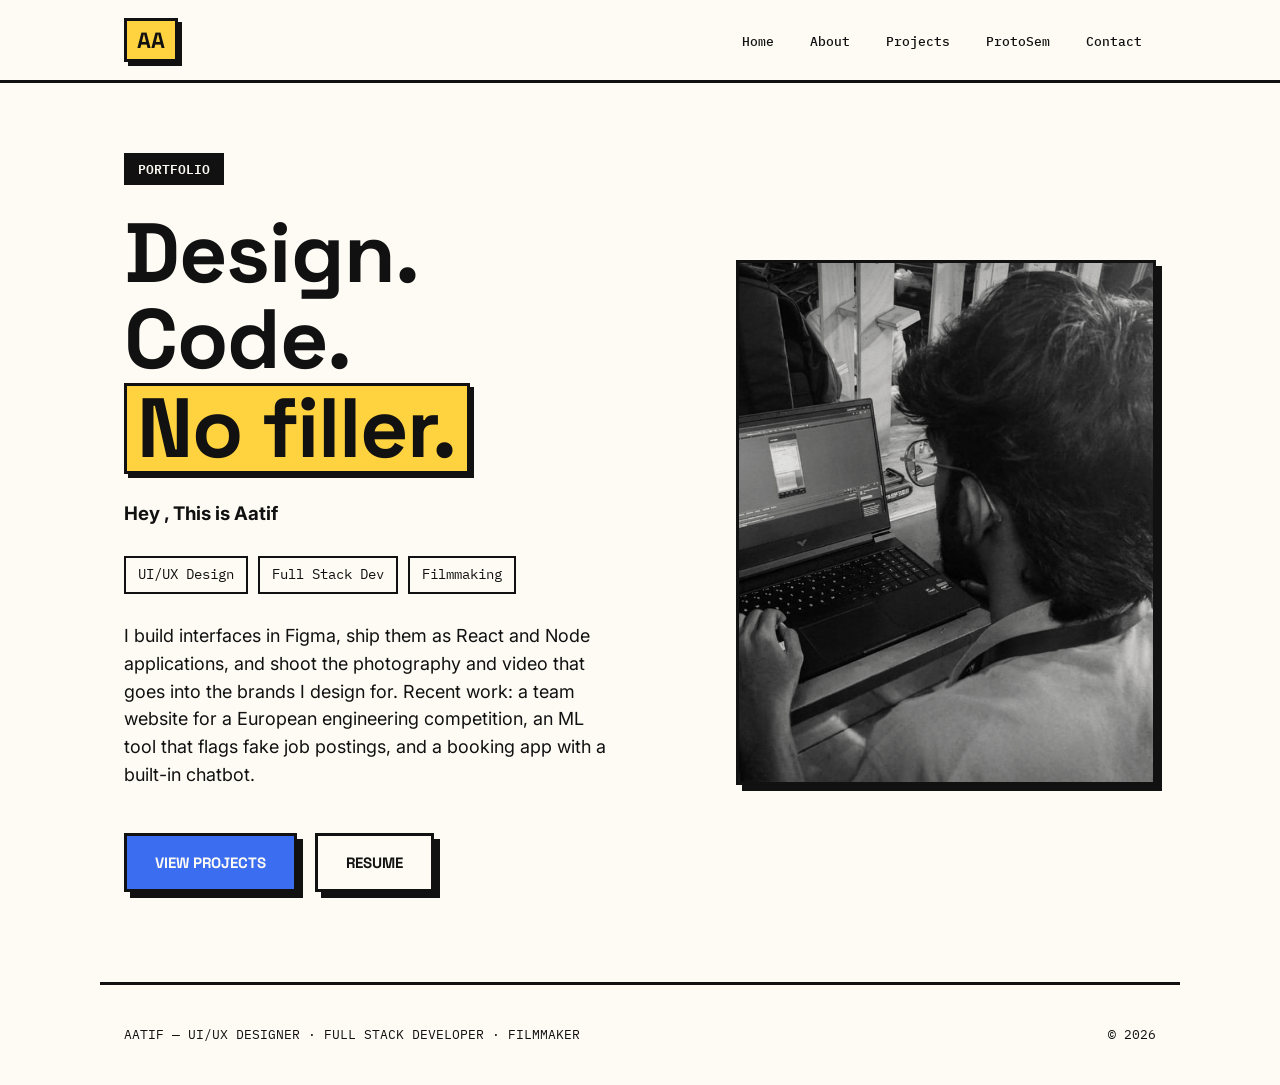
<file: index.html>
<!DOCTYPE html>
<html lang="en">
<head>
<meta charset="UTF-8">
<meta name="viewport" content="width=device-width, initial-scale=1.0">
<title>Aatif — Design, Development, Film</title>
<meta name="description" content="Portfolio of Aatif — UI/UX designer, full stack developer, and filmmaker.">

<link rel="preconnect" href="https://fonts.googleapis.com">
<link rel="preconnect" href="https://fonts.gstatic.com" crossorigin>
<link href="https://fonts.googleapis.com/css2?family=Space+Grotesk:wght@500;700&family=IBM+Plex+Mono:wght@500;600&family=Inter:wght@400;500;600&display=swap" rel="stylesheet">

</head>
<body>
<link rel="stylesheet" href="style.css">
<nav>
  <div class="nav-inner">
    <div class="logo">AA</div>
    <button class="nav-toggle" id="navToggle" aria-label="Open menu" aria-expanded="false" aria-controls="navLinks">
      <span></span><span></span><span></span>
    </button>
    <ul id="navLinks">
      <li><a href="index.html">Home</a></li>
      <li><a href="about.html">About</a></li>
      <li><a href="experience.html">Projects</a></li>
      <li><a href="protosem.html">ProtoSem</a></li>
      <li><a href="contact.html">Contact</a></li>
    </ul>
  </div>
</nav>
<!-- ============ HERO ============ -->
<header class="hero" id="home">
  <div class="hero-content">
    <div class="eyebrow">PORTFOLIO</div>
    <h1>Design. Code.<br><mark>No filler.</mark></h1><br>

    <h3>Hey , This is Aatif </h3>
    <div class="roles">
      <span>UI/UX Design</span><span>Full Stack Dev</span><span>Filmmaking</span>
    </div>
    <p class="lede">
      I build interfaces in Figma, ship them as React and Node applications, and shoot
      the photography and video that goes into the brands I design for. Recent work: a
      team website for a European engineering competition, an ML tool that flags fake
      job postings, and a booking app with a built-in chatbot.
    </p>
    <div class="buttons">
      <a href="projects.html" class="btn">VIEW PROJECTS</a>
      <a href="Aatif-Resume.pdf" class="btn secondary" id="resumeBtn">RESUME</a>
    </div>
  </div>
  <div class="hero-image">
    <img src="spidy.png" alt="Aatif - Designer and Developer">
  </div>
</header>



<footer>
  <div>AATIF — UI/UX DESIGNER · FULL STACK DEVELOPER · FILMMAKER</div>
  <div>© 2026</div>
  
</footer>

<script src="script.js"></script> 
</body>
</html>
</file>
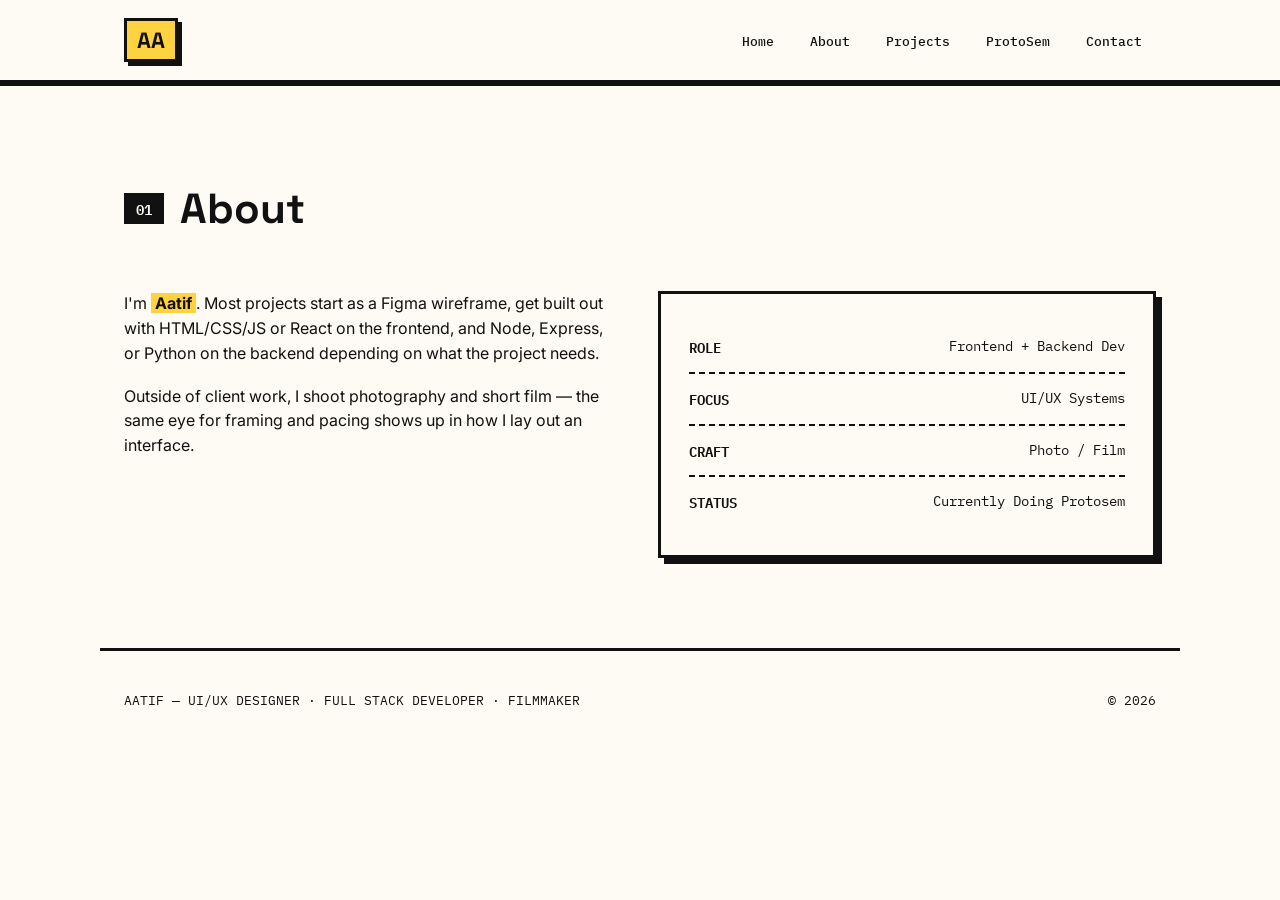
<file: about.html>
<!DOCTYPE html>
<html>
<head>
<meta charset="UTF-8">
<meta name="viewport" content="width=device-width, initial-scale=1.0">
<title>Aatif — Design, Development, Film</title>
<meta name="description" content="Portfolio of Aatif — UI/UX designer, full stack developer, and filmmaker.">
<link rel="preconnect" href="https://fonts.googleapis.com">
<link rel="preconnect" href="https://fonts.gstatic.com" crossorigin>
<link href="https://fonts.googleapis.com/css2?family=Space+Grotesk:wght@500;700&family=IBM+Plex+Mono:wght@500;600&family=Inter:wght@400;500;600&display=swap" rel="stylesheet">

</head>
<link rel="stylesheet" href="style.css">
<nav>
  <div class="nav-inner">
    <div class="logo">AA</div>
    <button class="nav-toggle" id="navToggle" aria-label="Open menu" aria-expanded="false" aria-controls="navLinks">
      <span></span><span></span><span></span>
    </button>
    <ul id="navLinks">
      <li><a href="index.html">Home</a></li>
      <li><a href="about.html">About</a></li>
      <li><a href="projects.html">Projects</a></li>
      <li><a href="protosem.html">ProtoSem</a></li>
      <li><a href="contact.html">Contact</a></li>
    </ul>
  </div>
</nav>

  <body><section id="about">
  <div class="wrap">
    <div class="section-head">
      <span class="num">01</span>
      <h2>About</h2>
    </div>

    <div class="about-grid">
      <div class="about">
        <p>I'm <strong>Aatif</strong>. Most projects start as a Figma wireframe, get built
          out with HTML/CSS/JS or React on the frontend, and Node, Express, or Python on
          the backend depending on what the project needs.</p>
        <p>Outside of client work, I shoot photography and short film — the same eye for
          framing and pacing shows up in how I lay out an interface.</p>
      </div>

      <div class="about-panel">
        <div class="about-row"><span>ROLE</span><span>Frontend + Backend Dev</span></div>
        <div class="about-row"><span>FOCUS</span><span>UI/UX Systems</span></div>
        <div class="about-row"><span>CRAFT</span><span>Photo / Film</span></div>
        <div class="about-row"><span>STATUS</span><span>Currently Doing Protosem</span></div>
      </div>
    </div>
  </div>
</section>

<footer>
  <div>AATIF — UI/UX DESIGNER · FULL STACK DEVELOPER · FILMMAKER</div>
  <div>© 2026</div>
</footer>
<script src="script.js"></script>
</body>
</html>
</file>
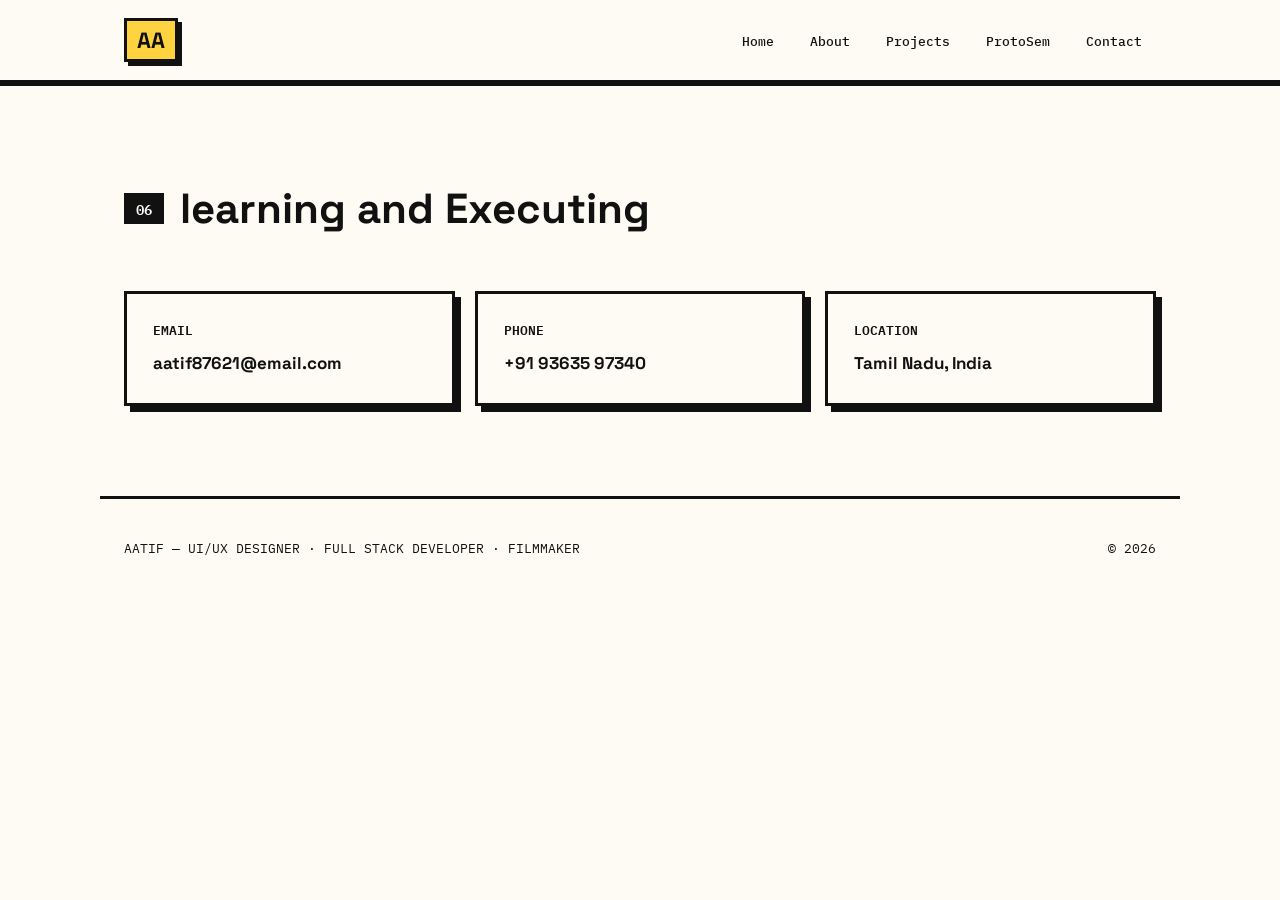
<file: contact.html>
<!DOCTYPE html>
<html>
<head>
<meta charset="UTF-8">
<meta name="viewport" content="width=device-width, initial-scale=1.0">
<title>Aatif — Design, Development, Film</title>
<meta name="description" content="Portfolio of Aatif — UI/UX designer, full stack developer, and filmmaker.">
<link rel="preconnect" href="https://fonts.googleapis.com">
<link rel="preconnect" href="https://fonts.gstatic.com" crossorigin>
<link href="https://fonts.googleapis.com/css2?family=Space+Grotesk:wght@500;700&family=IBM+Plex+Mono:wght@500;600&family=Inter:wght@400;500;600&display=swap" rel="stylesheet">

</head>
<link rel="stylesheet" href="style.css">
<nav>
  <div class="nav-inner">
    <div class="logo">AA</div>
    <button class="nav-toggle" id="navToggle" aria-label="Open menu" aria-expanded="false" aria-controls="navLinks">
      <span></span><span></span><span></span>
    </button>
    <ul id="navLinks">
      <li><a href="index.html">Home</a></li>
      <li><a href="about.html">About</a></li>
      <li><a href="projects.html">Projects</a></li>
      <li><a href="protosem.html">ProtoSem</a></li>
      <li><a href="contact.html">Contact</a></li>
    </ul>
  </div>
</nav>

  <body>

<!-- ============ CONTACT ============ -->
<section id="contact">
  <div class="wrap">
    <div class="section-head">
      <span class="num">06</span>
      <h2>learning and Executing</h2>
    </div>

    <div class="contact-grid">
      <div class="contact-card">
        <h3>EMAIL</h3>
        <a href="mailto:aatif87621@email.com">aatif87621@email.com</a>
      </div>
      <div class="contact-card">
        <h3>PHONE</h3>
        <a href="tel:+919363597340">+91 93635 97340</a>
      </div>
      <div class="contact-card">
        <h3>LOCATION</h3>
        <p>Tamil Nadu, India</p>
      </div>
      </div>
    </div>
  </div>
</section>

<footer>
  <div>AATIF — UI/UX DESIGNER · FULL STACK DEVELOPER · FILMMAKER</div>
  <div>© 2026</div>
</footer>

<script src="script.js"></script>
</body>
</html>
</file>
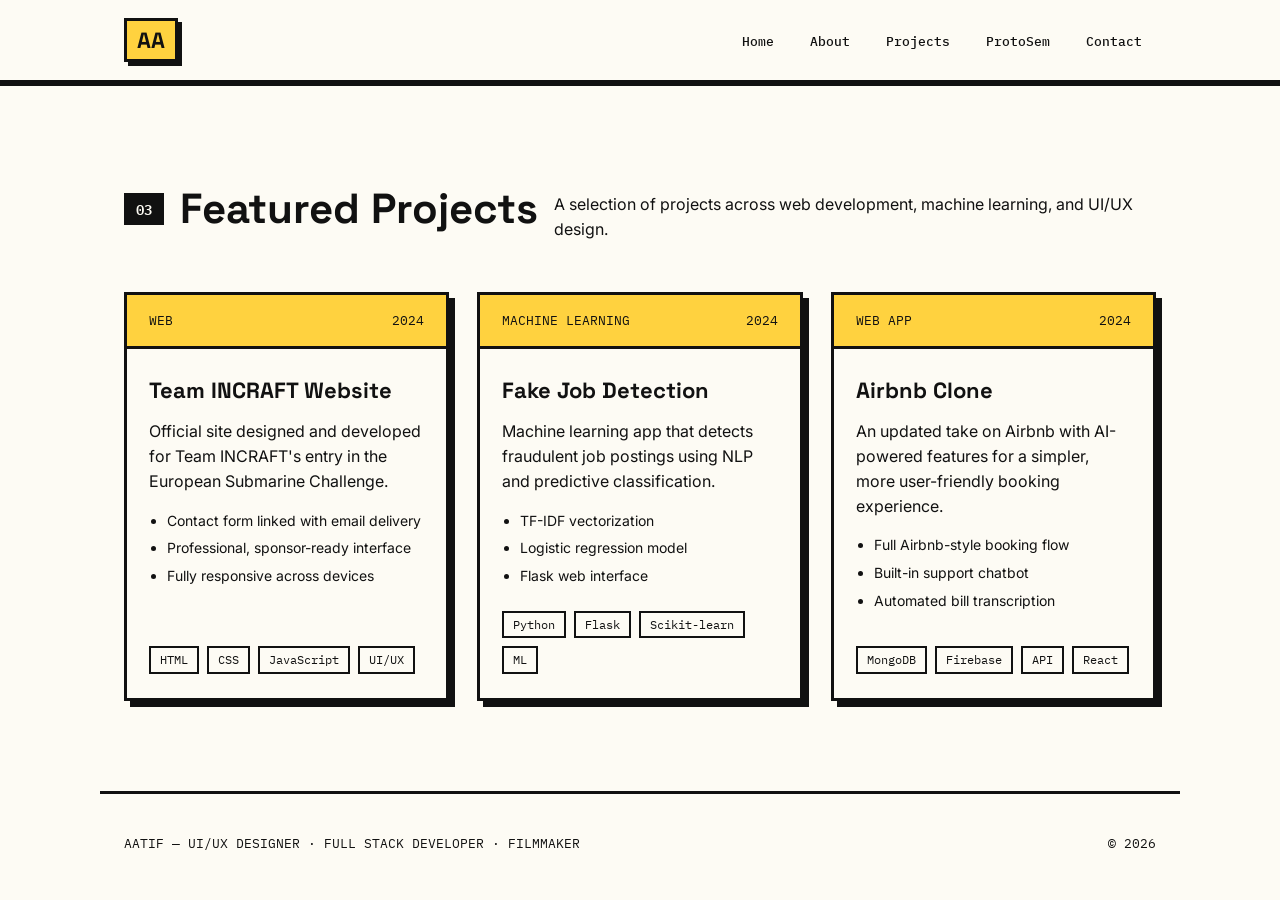
<file: projects.html>
<!DOCTYPE html>
<html>
<head>
<meta charset="UTF-8">
<meta name="viewport" content="width=device-width, initial-scale=1.0">
<title>Aatif — Design, Development, Film</title>
<meta name="description" content="Portfolio of Aatif — UI/UX designer, full stack developer, and filmmaker.">
<link rel="preconnect" href="https://fonts.googleapis.com">
<link rel="preconnect" href="https://fonts.gstatic.com" crossorigin>
<link href="https://fonts.googleapis.com/css2?family=Space+Grotesk:wght@500;700&family=IBM+Plex+Mono:wght@500;600&family=Inter:wght@400;500;600&display=swap" rel="stylesheet">

</head>
<link rel="stylesheet" href="style.css">
<nav>
  <div class="nav-inner">
    <div class="logo">AA</div>
    <button class="nav-toggle" id="navToggle" aria-label="Open menu" aria-expanded="false" aria-controls="navLinks">
      <span></span><span></span><span></span>
    </button>
    <ul id="navLinks">
      <li><a href="index.html">Home</a></li>
      <li><a href="about.html">About</a></li>
      <li><a href="projects.html">Projects</a></li>
      <li><a href="protosem.html">ProtoSem</a></li>
      <li><a href="contact.html">Contact</a></li>
    </ul>
  </div>
</nav>

  <body>
<!-- ============ PROJECTS ============ -->
<section id="projects">
  <div class="wrap">
    <div class="section-head">
      <span class="num">03</span>
      <h2>Featured Projects</h2>
      <p>A selection of projects across web development, machine learning, and UI/UX design.</p>
    </div>

    <div class="project-grid">
      <div class="project-card">
        <div class="project-top"><span>WEB</span><span>2024</span></div>
        <div class="project-content">
          <h3>Team INCRAFT Website</h3>
          <p class="desc">Official site designed and developed for Team INCRAFT's entry in the
            European Submarine Challenge.</p>
          <ul class="feature-list">
            <li>Contact form linked with email delivery</li>
            <li>Professional, sponsor-ready interface</li>
            <li>Fully responsive across devices</li>
          </ul>
          <div class="tag-row"><span>HTML</span><span>CSS</span><span>JavaScript</span><span>UI/UX</span></div>
        </div>
      </div>

      <div class="project-card">
        <div class="project-top"><span>MACHINE LEARNING</span><span>2024</span></div>
        <div class="project-content">
          <h3>Fake Job Detection</h3>
          <p class="desc">Machine learning app that detects fraudulent job postings using
            NLP and predictive classification.</p>
          <ul class="feature-list">
            <li>TF-IDF vectorization</li>
            <li>Logistic regression model</li>
            <li>Flask web interface</li>
          </ul>
          <div class="tag-row"><span>Python</span><span>Flask</span><span>Scikit-learn</span><span>ML</span></div>
        </div>
      </div>

      <div class="project-card">
        <div class="project-top"><span>WEB APP</span><span>2024</span></div>
        <div class="project-content">
          <h3>Airbnb Clone</h3>
          <p class="desc">An updated take on Airbnb with AI-powered features for a simpler,
            more user-friendly booking experience.</p>
          <ul class="feature-list">
            <li>Full Airbnb-style booking flow</li>
            <li>Built-in support chatbot</li>
            <li>Automated bill transcription</li>
          </ul>
          <div class="tag-row"><span>MongoDB</span><span>Firebase</span><span>API</span><span>React</span></div>
        </div>
      </div>
    </div>
  </div>
</section>
<footer>
  <div>AATIF — UI/UX DESIGNER · FULL STACK DEVELOPER · FILMMAKER</div>
  <div>© 2026</div>
</footer>
<script src="script.js"></script>
</body>
</html>
</file>
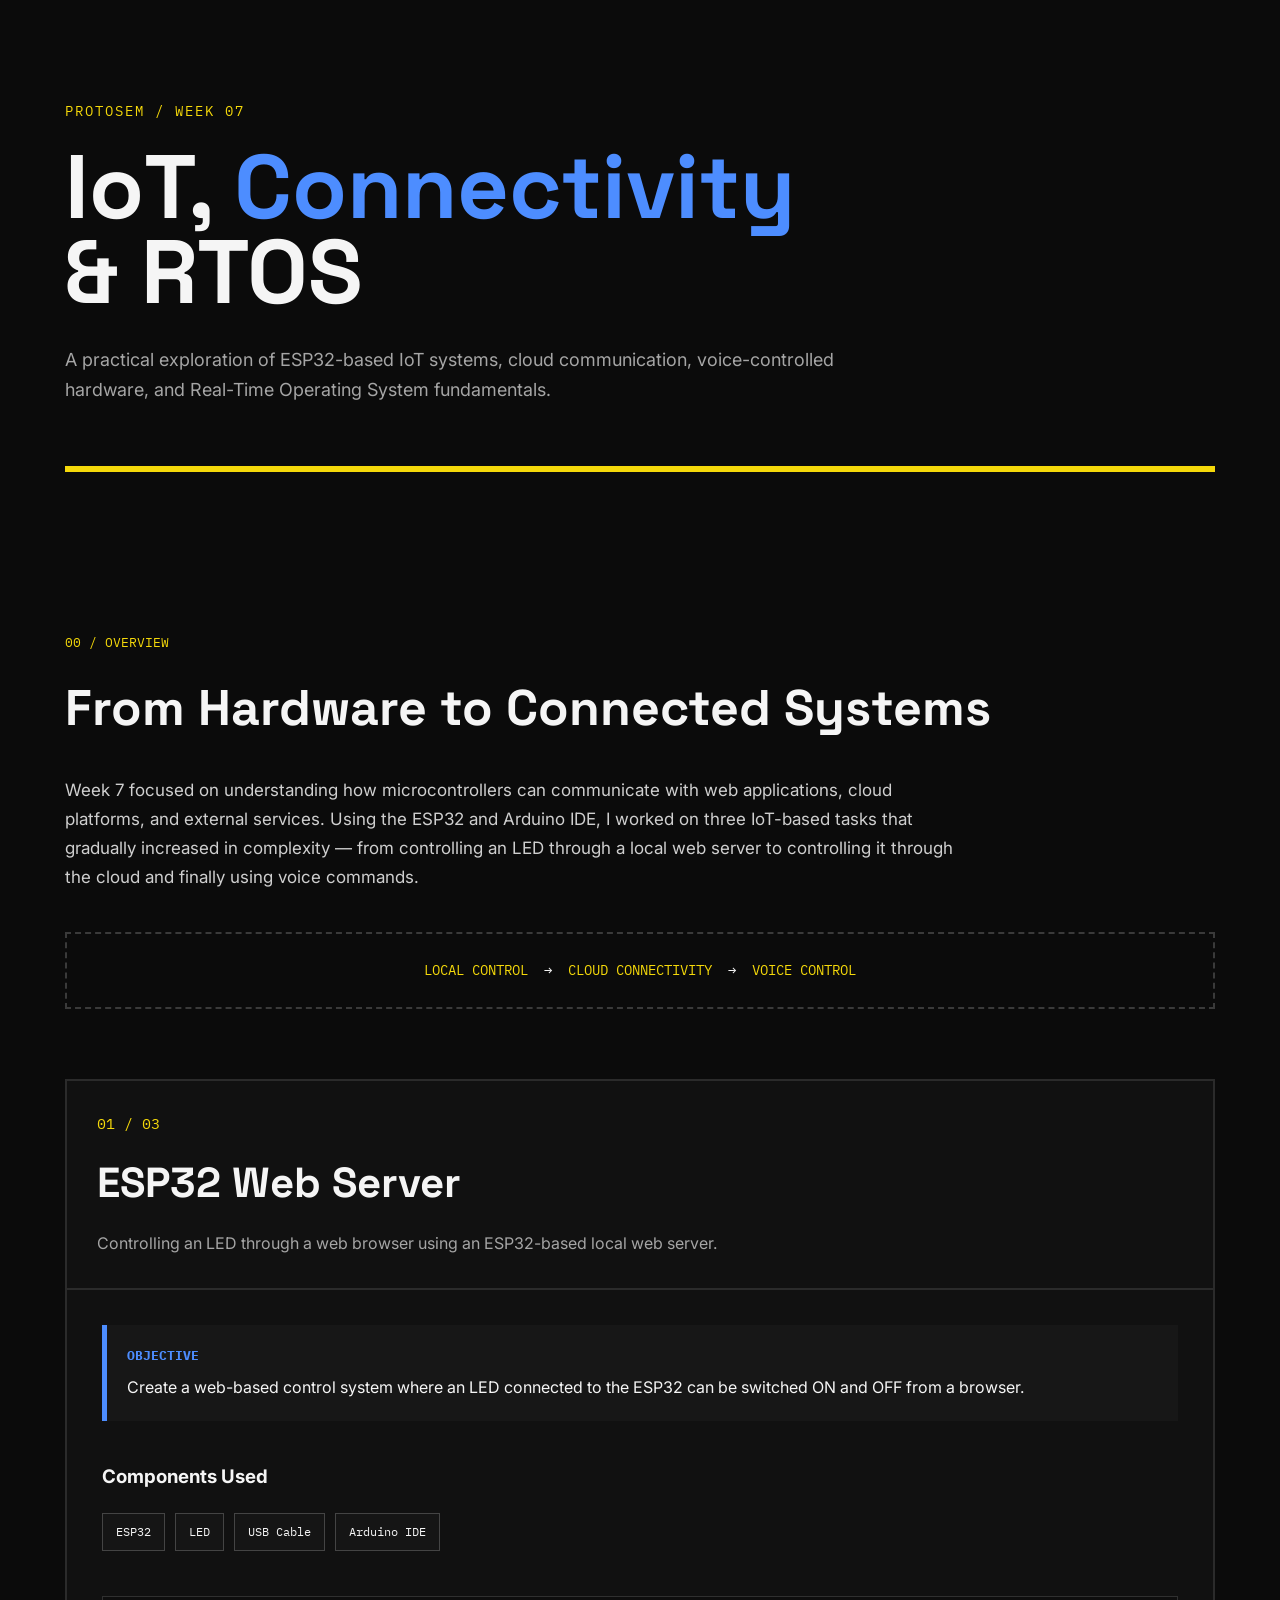
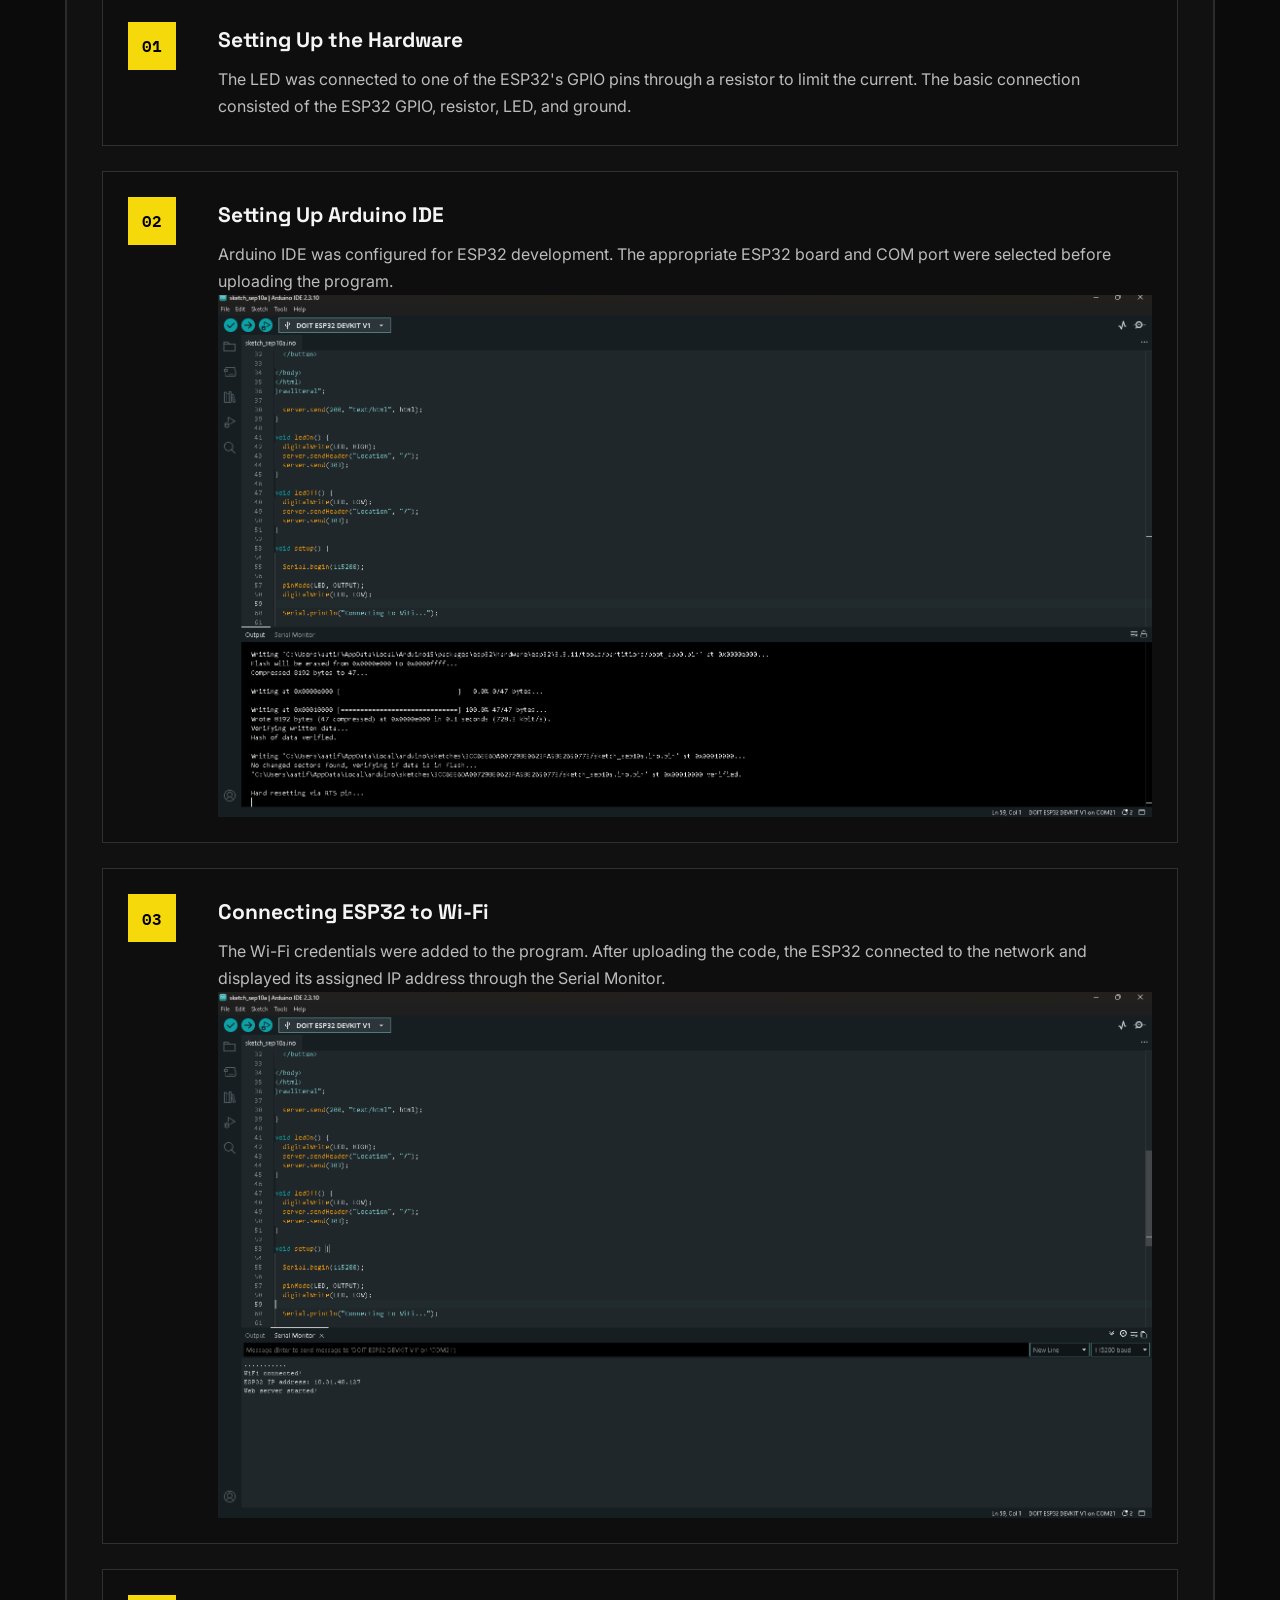
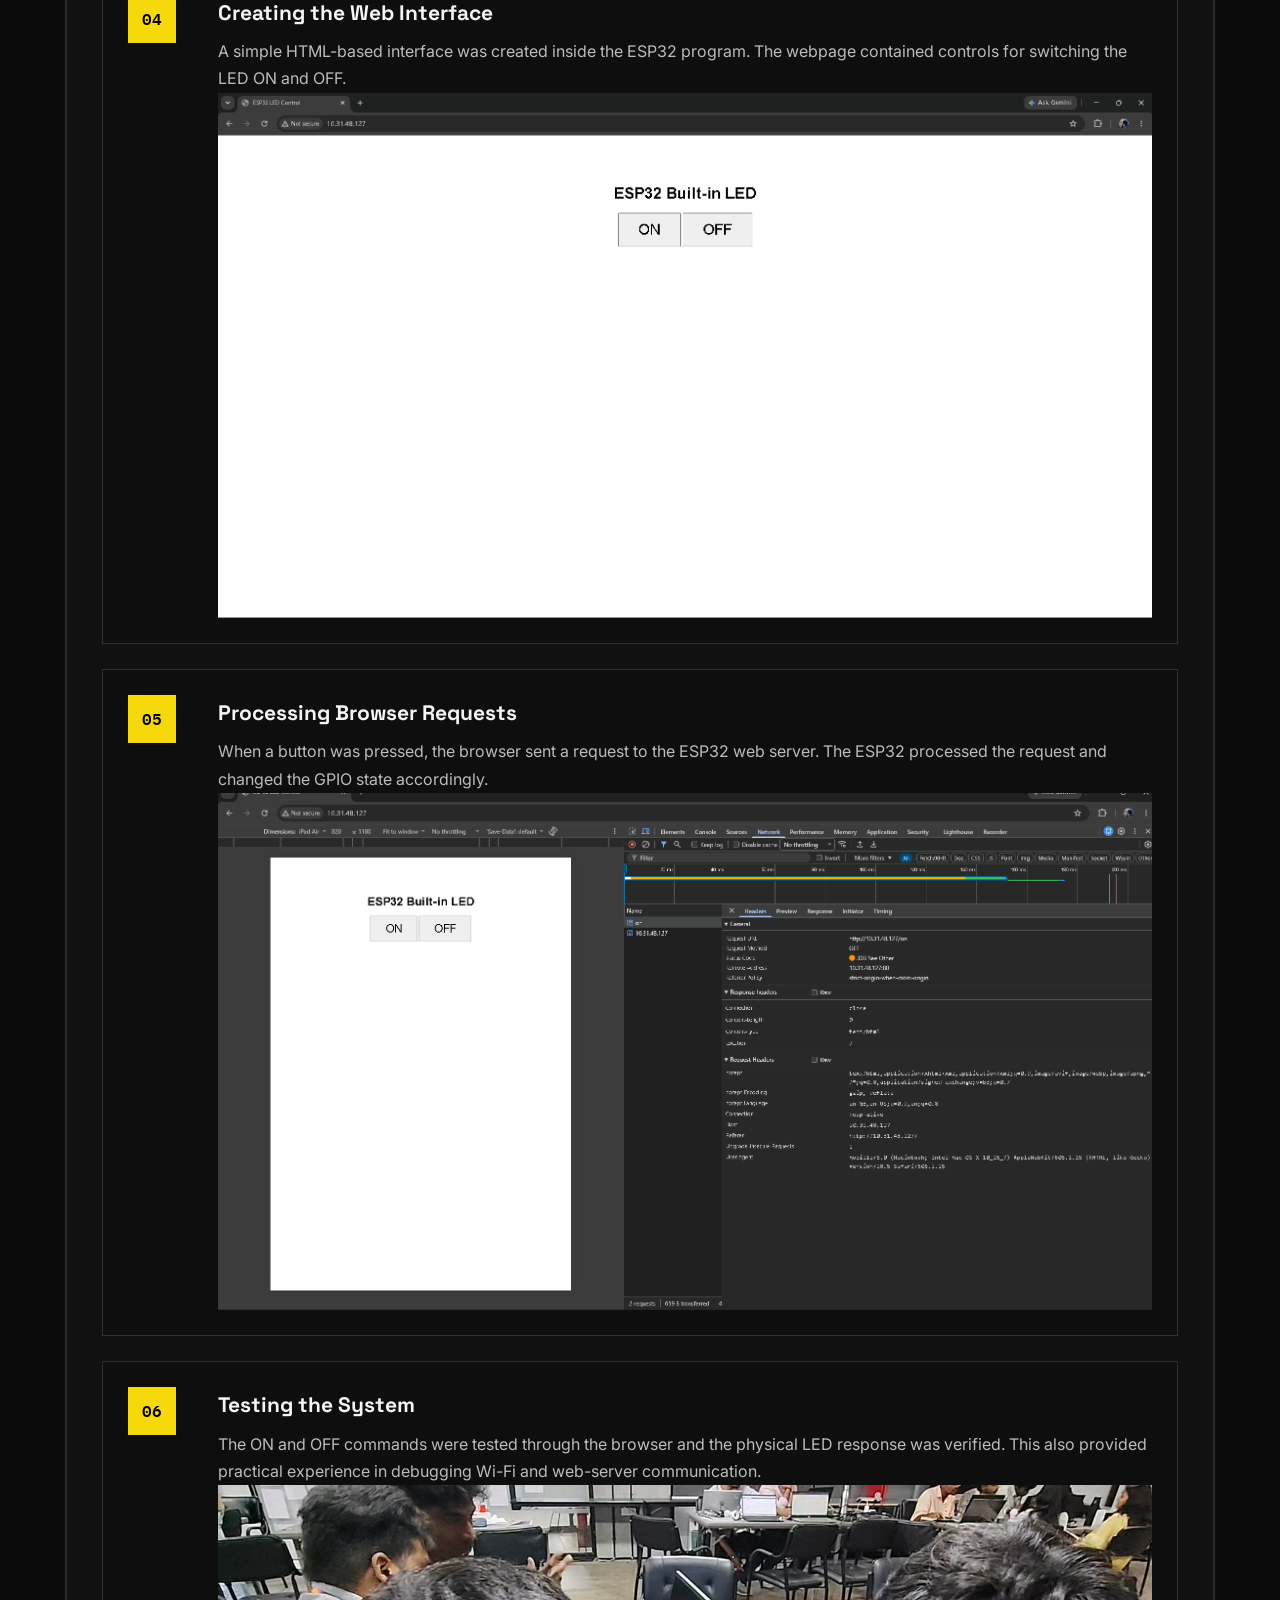
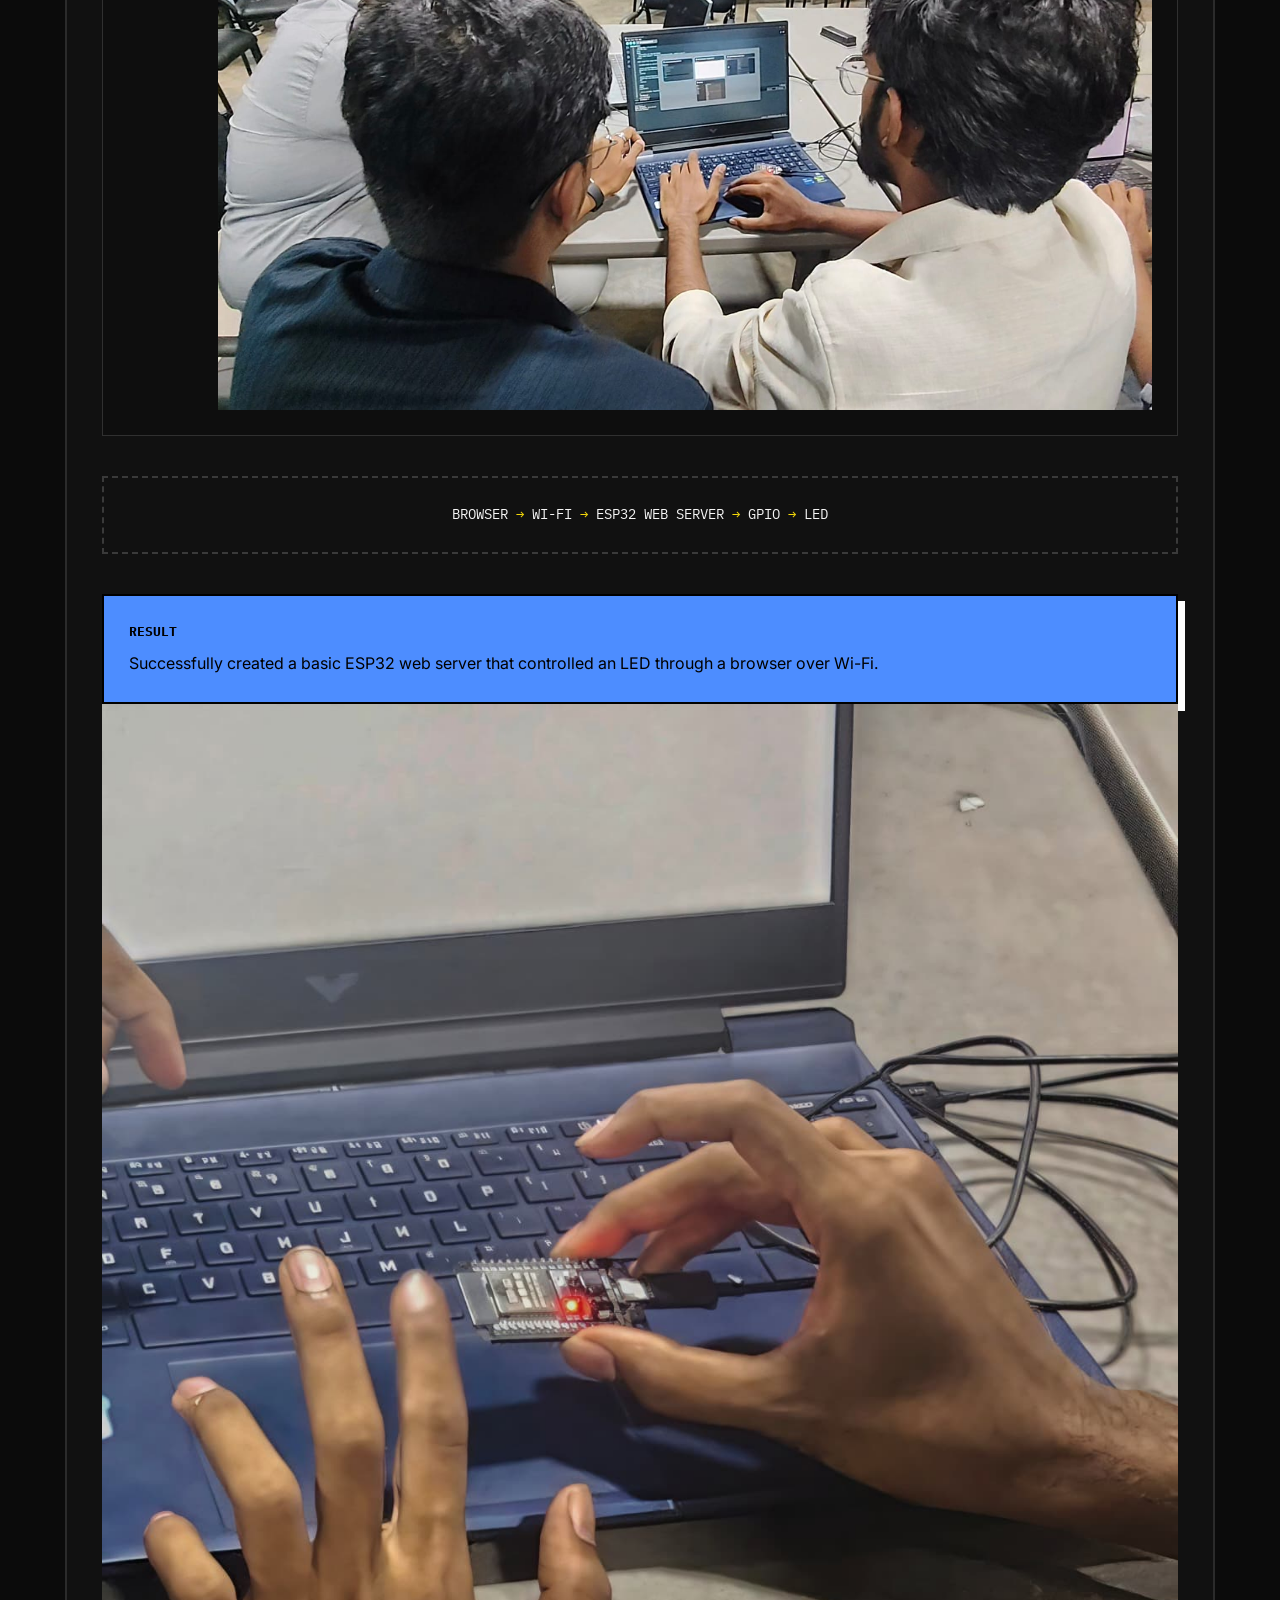
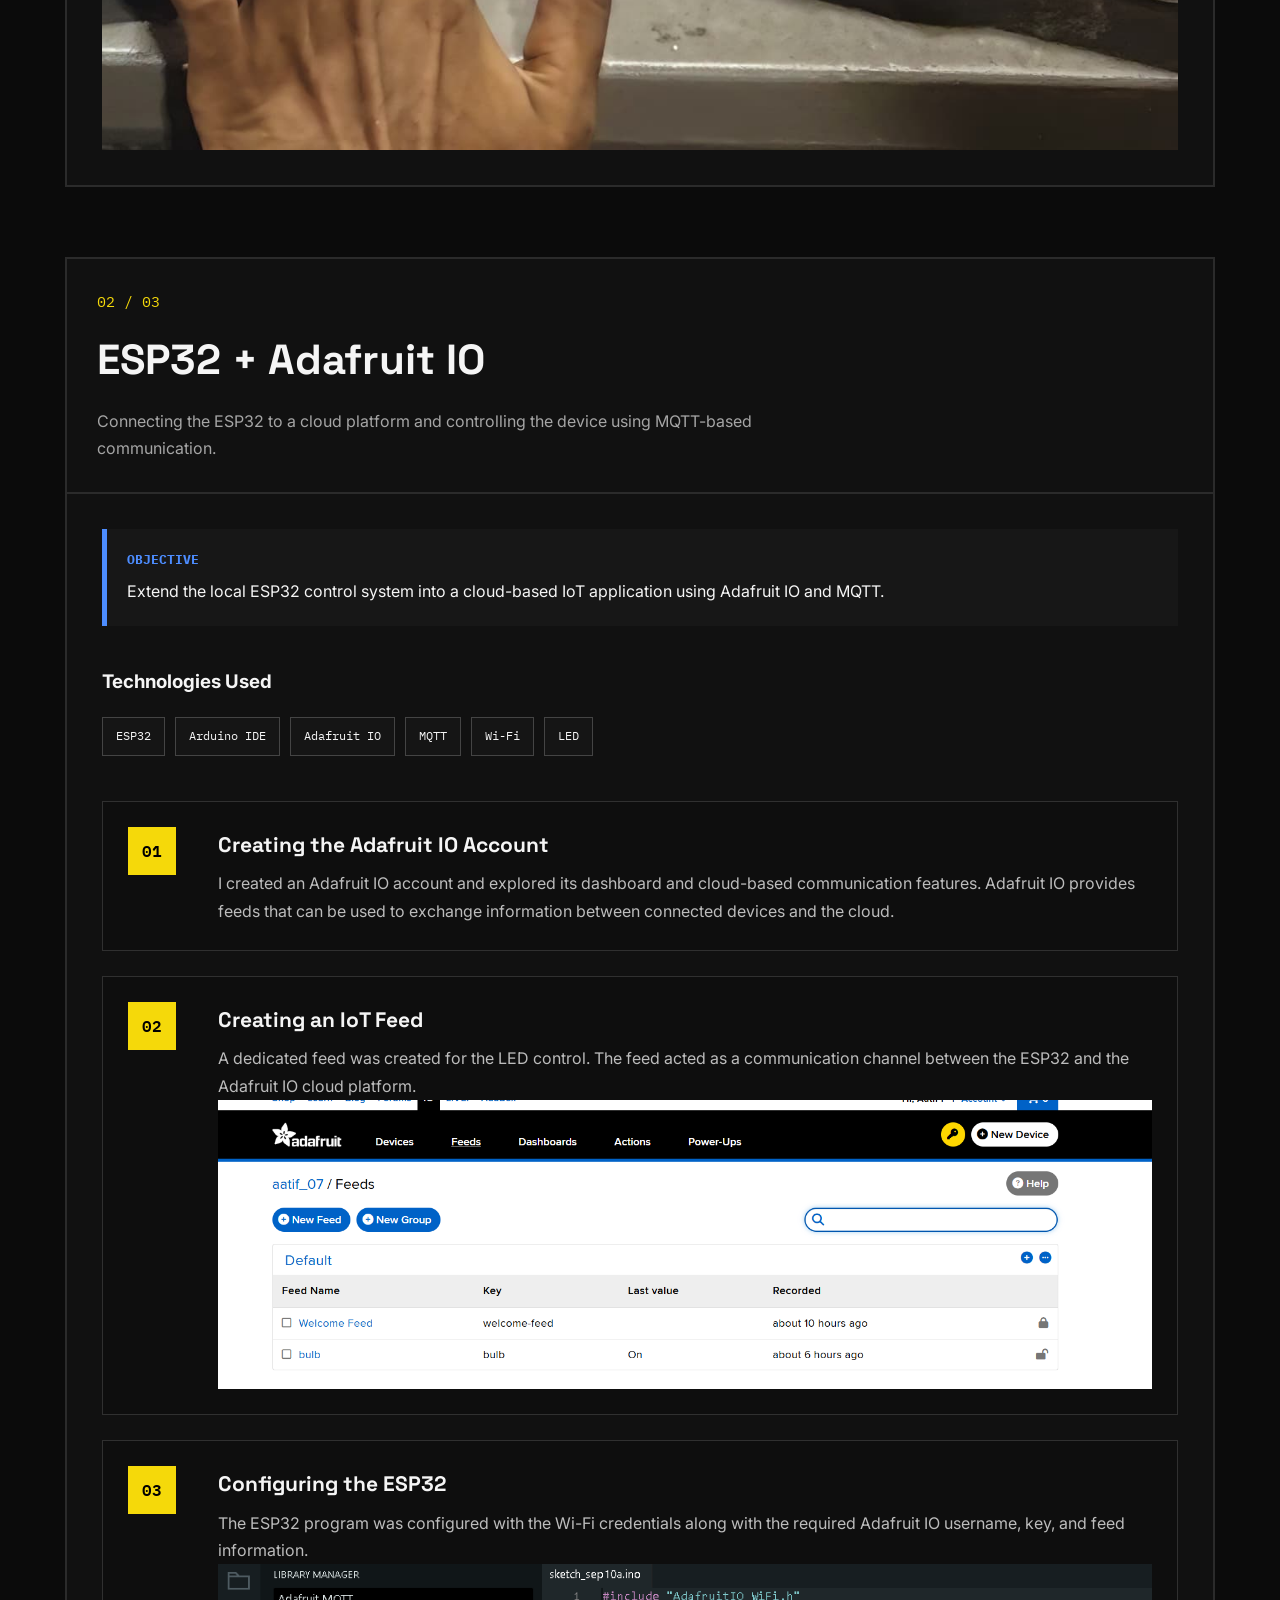
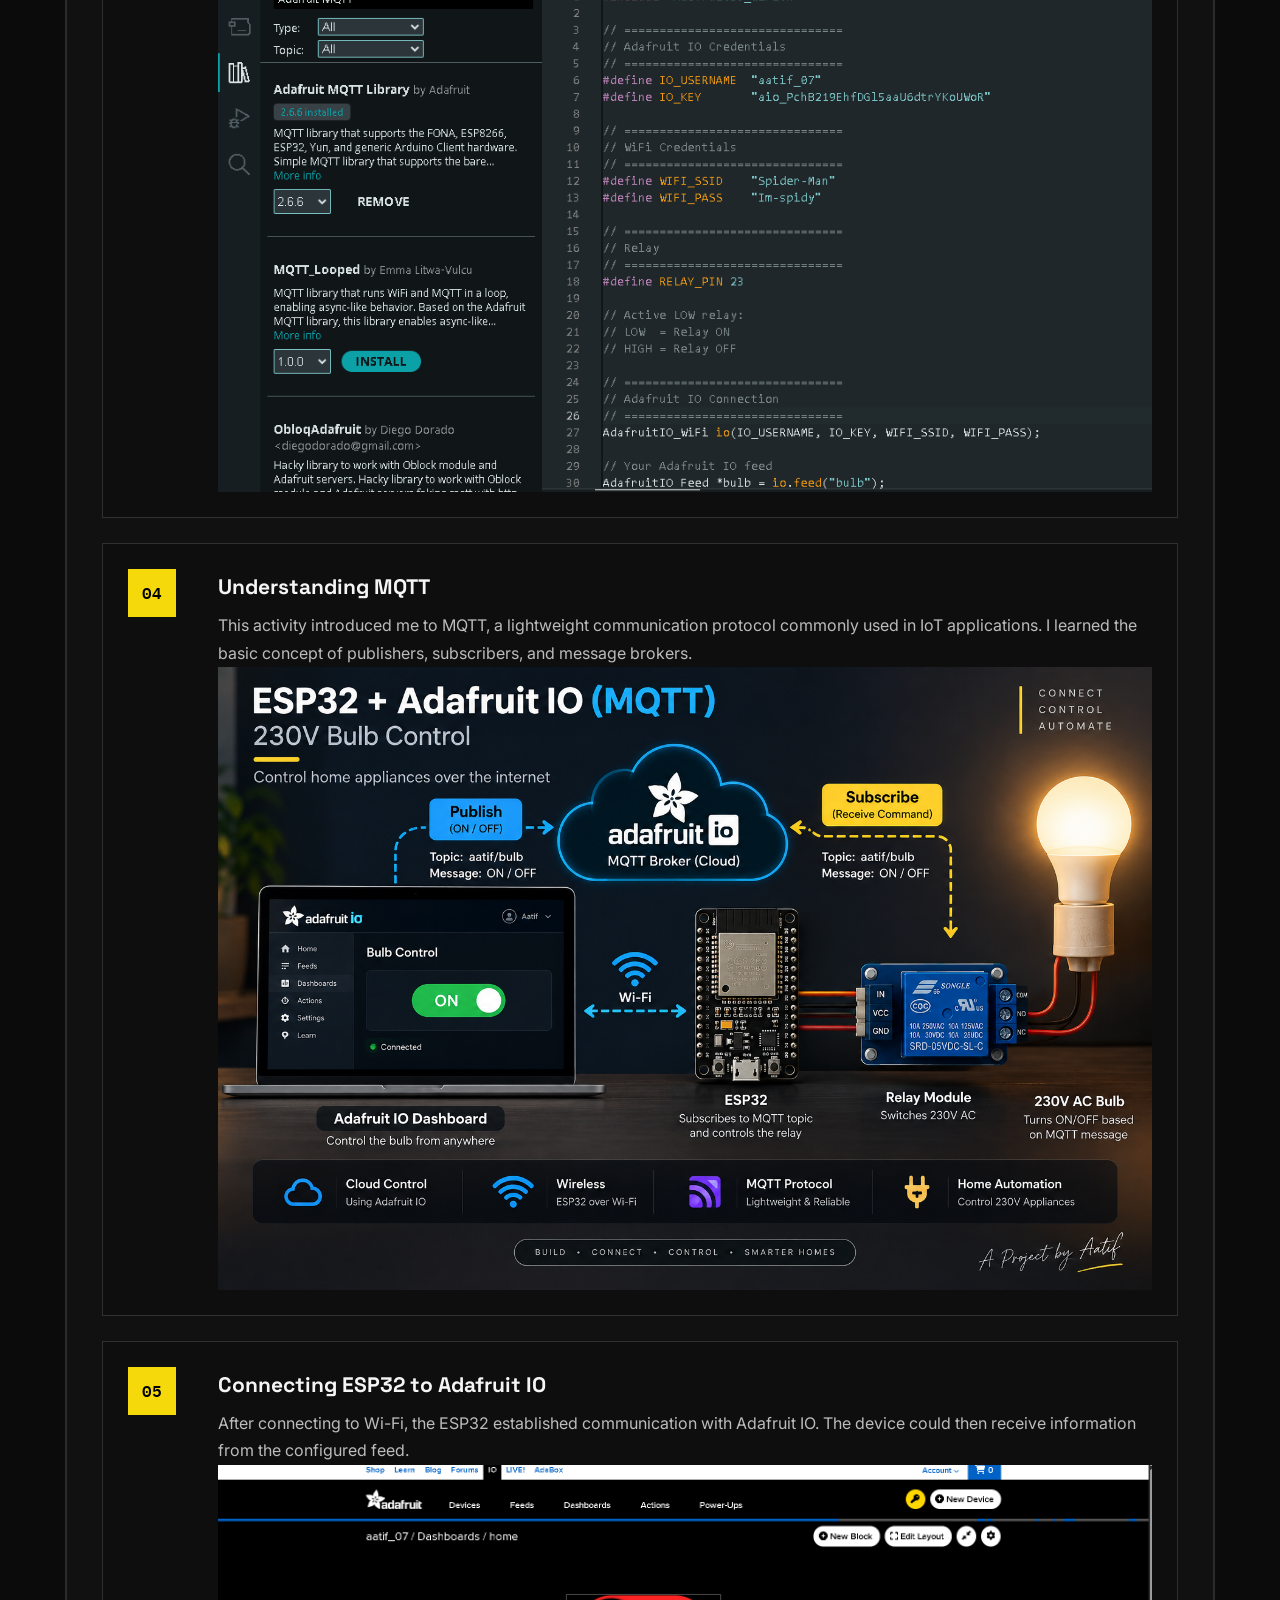
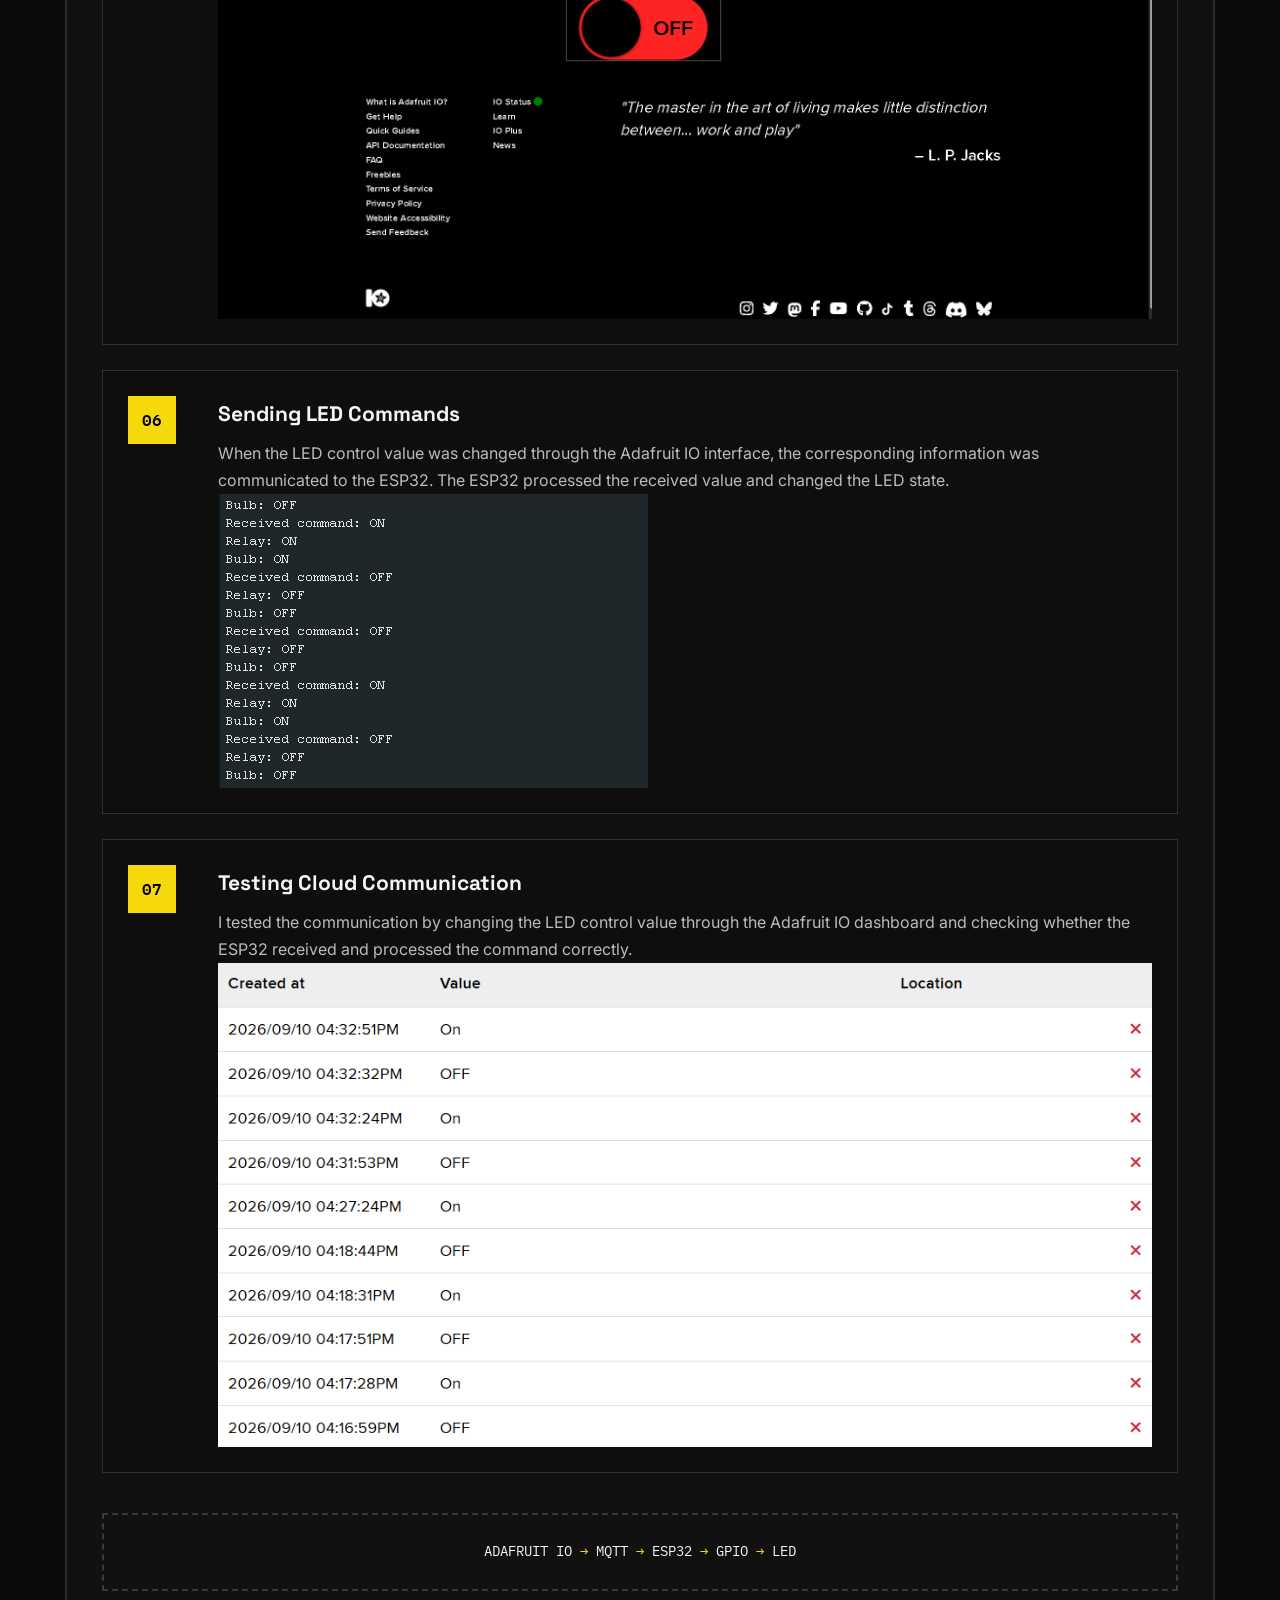
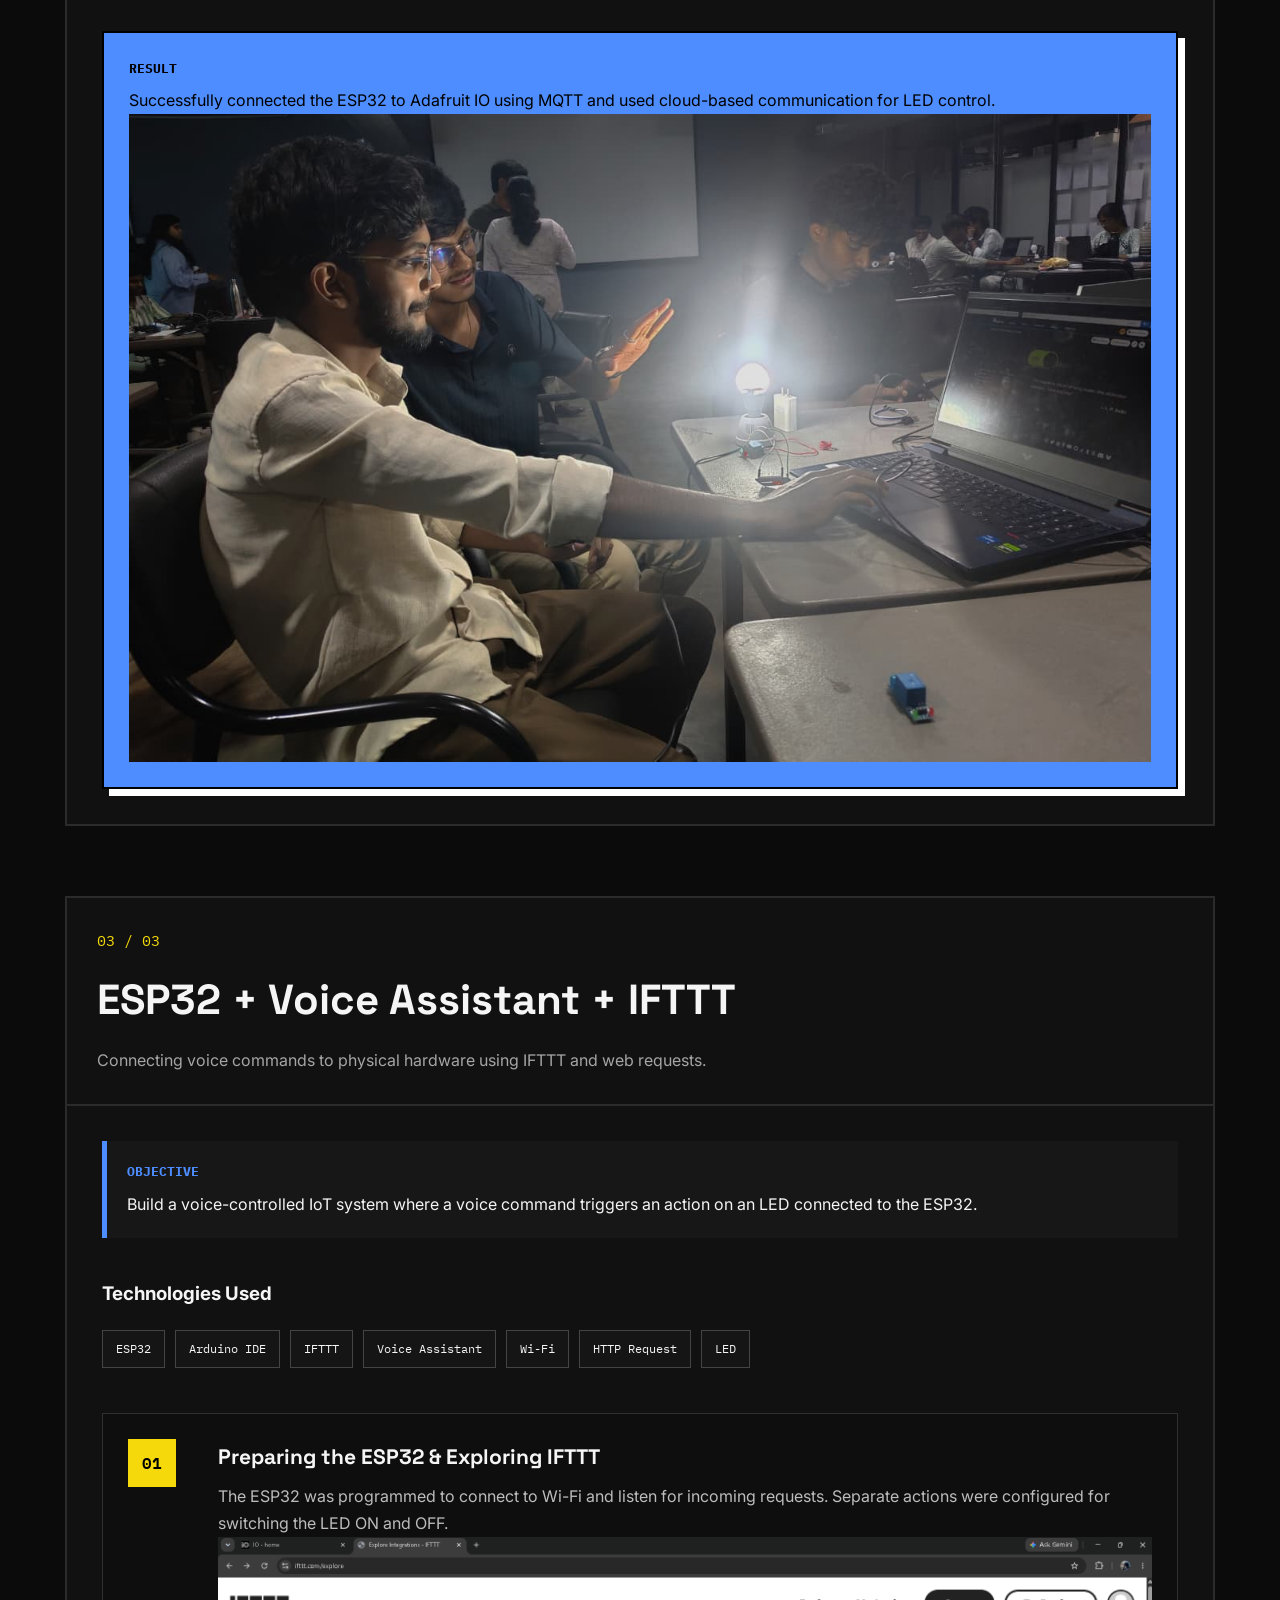
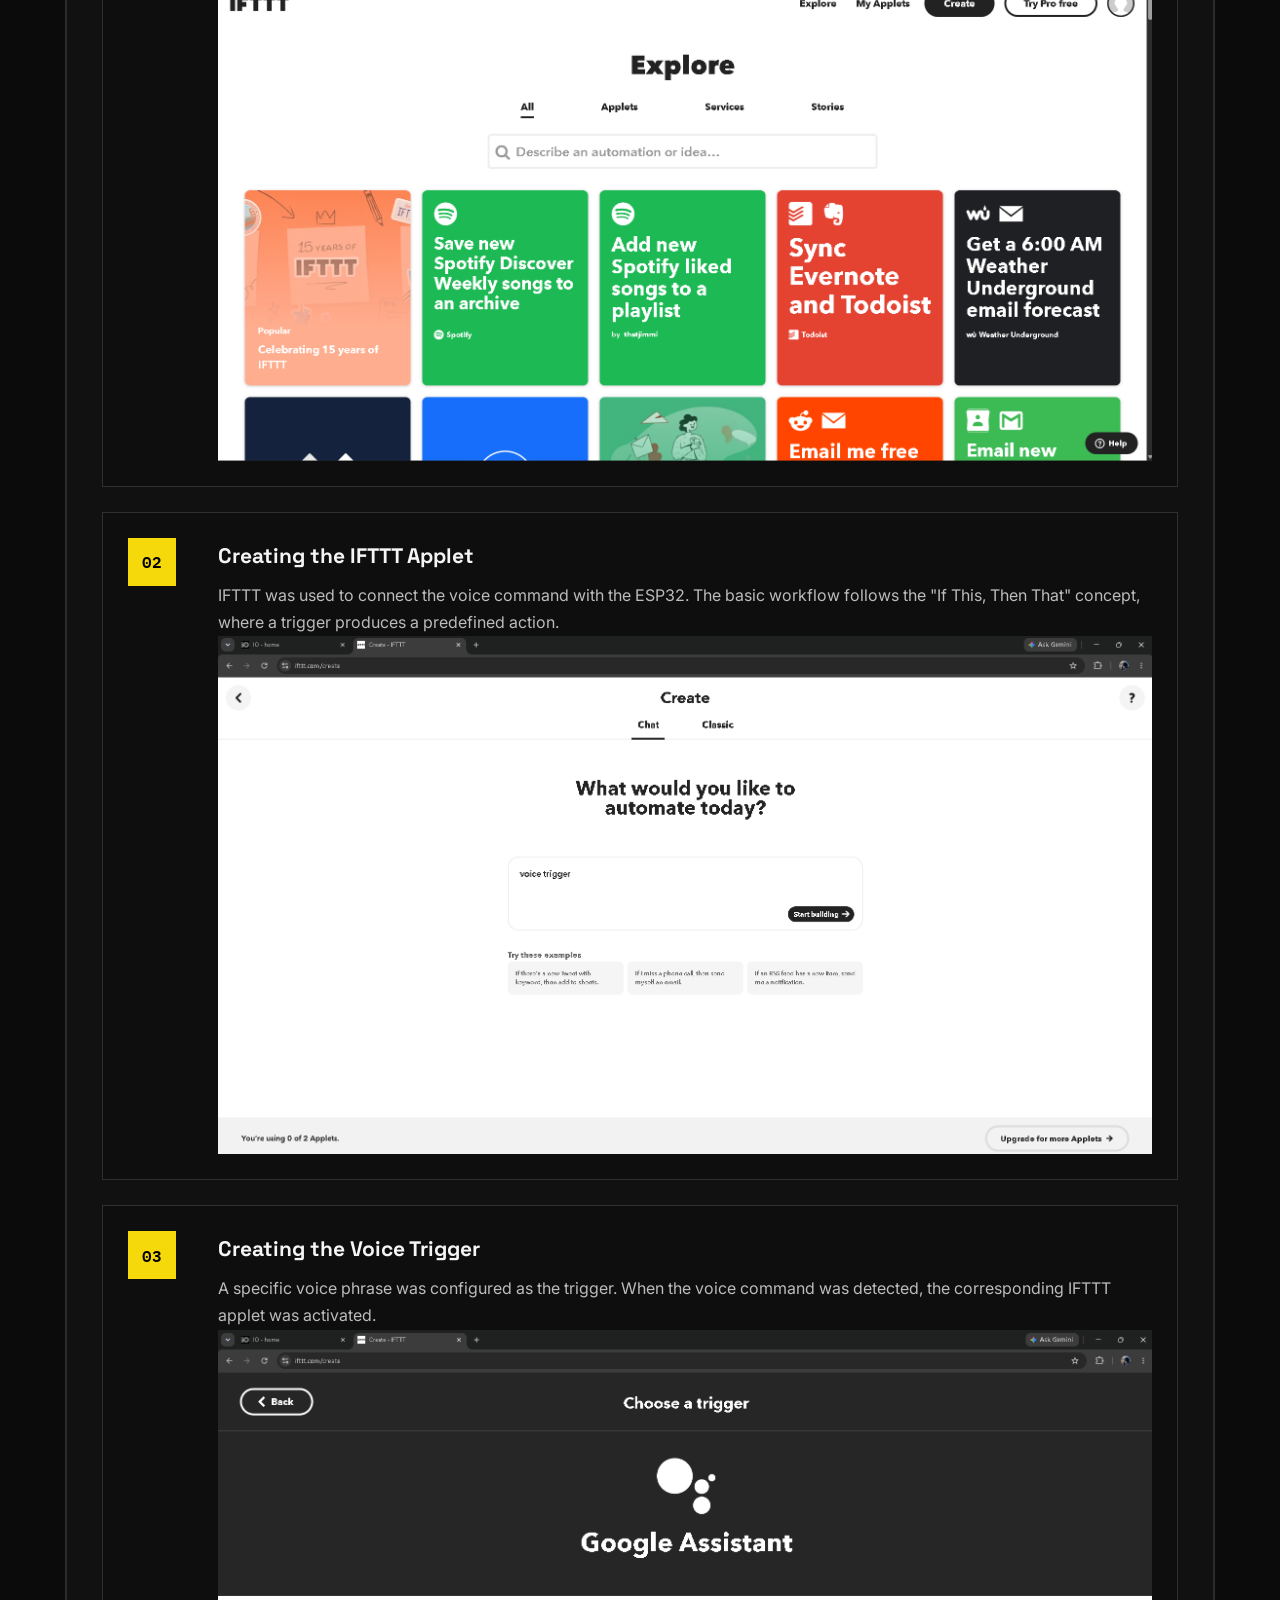
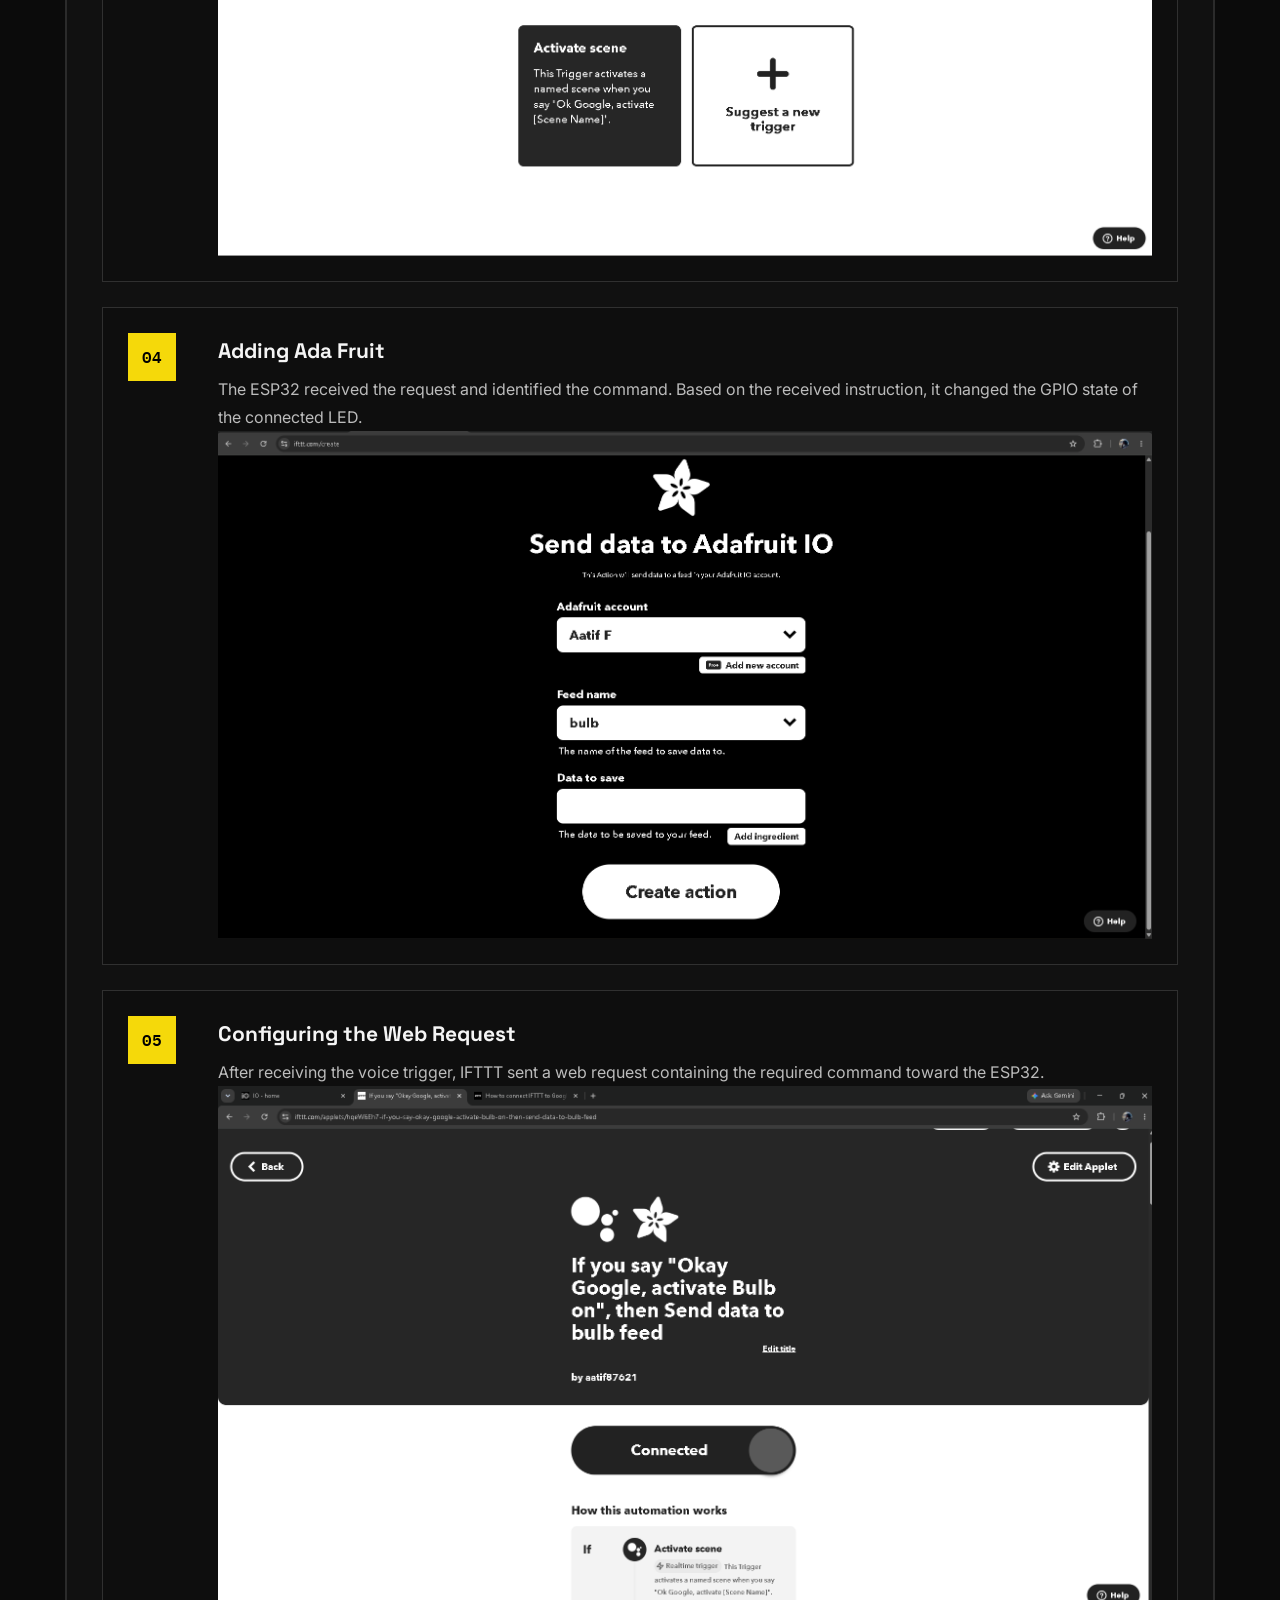
<file: week7.html>
<!DOCTYPE html>
<html lang="en">
<head>
  <meta charset="UTF-8">
  <meta name="viewport" content="width=device-width, initial-scale=1.0">

  <title>Week 7 — IoT, Connectivity & RTOS | Aatif</title>

  <meta name="description" content="Week 7 Professional Semester documentation — ESP32, IoT, Adafruit IO, MQTT, IFTTT, Voice Assistant and RTOS.">

  <link rel="preconnect" href="https://fonts.googleapis.com">
  <link rel="preconnect" href="https://fonts.gstatic.com" crossorigin>

  <link href="https://fonts.googleapis.com/css2?family=Space+Grotesk:wght@500;700&family=IBM+Plex+Mono:wght@500;600&family=Inter:wght@400;500;600&display=swap" rel="stylesheet">

  <style>
    :root {
      --bg: #0b0b0b;
      --card: #111111;
      --text: #f5f5f5;
      --muted: #a5a5a5;
      --yellow: #f5d90a;
      --blue: #4d8dff;
      --coral: #ff6b5f;
      --border: #2b2b2b;
    }

    * {
      margin: 0;
      padding: 0;
      box-sizing: border-box;
    }

    html {
      scroll-behavior: smooth;
    }

    body {
      background: var(--bg);
      color: var(--text);
      font-family: "Inter", sans-serif;
      line-height: 1.7;
    }

    a {
      color: inherit;
      text-decoration: none;
    }

    /* NAVBAR */

    nav {
      position: sticky;
      top: 0;
      z-index: 1000;
      background: rgba(11, 11, 11, 0.95);
      border-bottom: 2px solid var(--border);
      backdrop-filter: blur(10px);
    }

    .nav-inner {
      max-width: 1200px;
      margin: auto;
      padding: 18px 25px;

      display: flex;
      align-items: center;
      justify-content: space-between;
    }

    .logo {
      width: 45px;
      height: 45px;

      display: flex;
      align-items: center;
      justify-content: center;

      background: var(--yellow);
      color: #000;

      font-family: "IBM Plex Mono", monospace;
      font-weight: 600;

      border: 2px solid #000;
      box-shadow: 4px 4px 0 #fff;
    }

    nav ul {
      display: flex;
      list-style: none;
      gap: 30px;
    }

    nav ul li a {
      font-family: "IBM Plex Mono", monospace;
      font-size: 13px;
      text-transform: uppercase;
      transition: 0.2s;
    }

    nav ul li a:hover {
      color: var(--yellow);
    }

    /* HERO */

    .hero {
      max-width: 1200px;
      margin: auto;
      padding: 100px 25px 80px;
    }

    .week-number {
      font-family: "IBM Plex Mono", monospace;
      color: var(--yellow);
      font-size: 14px;
      letter-spacing: 2px;
      margin-bottom: 20px;
    }

    .hero h1 {
      font-family: "Space Grotesk", sans-serif;
      font-size: clamp(45px, 8vw, 90px);
      line-height: 0.95;
      max-width: 950px;
      margin-bottom: 30px;
    }

    .hero h1 span {
      color: var(--blue);
    }

    .hero-description {
      max-width: 800px;
      color: var(--muted);
      font-size: 18px;
    }

    .hero-line {
      width: 100%;
      height: 6px;
      background: var(--yellow);
      margin-top: 60px;
    }

    /* MAIN */

    .container {
      max-width: 1200px;
      margin: auto;
      padding: 0 25px 100px;
    }

    .section {
      margin-top: 80px;
    }

    .section-label {
      font-family: "IBM Plex Mono", monospace;
      color: var(--yellow);
      font-size: 13px;
      margin-bottom: 12px;
      text-transform: uppercase;
    }

    .section h2 {
      font-family: "Space Grotesk", sans-serif;
      font-size: clamp(30px, 5vw, 50px);
      margin-bottom: 25px;
    }

    .intro {
      max-width: 900px;
      color: #cfcfcf;
      font-size: 17px;
    }

    /* PROJECT */

    .project {
      margin-top: 70px;
      border: 2px solid var(--border);
      background: var(--card);
    }

    .project-header {
      padding: 30px;

      display: flex;
      align-items: flex-start;
      justify-content: space-between;

      border-bottom: 2px solid var(--border);
    }

    .project-number {
      font-family: "IBM Plex Mono", monospace;
      color: var(--yellow);
      font-size: 15px;
    }

    .project-header h3 {
      font-family: "Space Grotesk", sans-serif;
      font-size: clamp(27px, 4vw, 42px);
      margin-top: 10px;
    }

    .project-header p {
      color: var(--muted);
      max-width: 700px;
      margin-top: 12px;
    }

    .project-body {
      padding: 35px;
    }

    /* OBJECTIVE */
   img { max-width:100%; height:auto; display:block; }
    .objective {
      padding: 20px;
      border-left: 5px solid var(--blue);
      background: #171717;
      margin-bottom: 40px;
    }

    .objective strong {
      display: block;
      font-family: "IBM Plex Mono", monospace;
      color: var(--blue);
      margin-bottom: 7px;
      font-size: 13px;
      text-transform: uppercase;
    }

    /* TAGS */

    .components {
      display: flex;
      flex-wrap: wrap;
      gap: 10px;
      margin: 20px 0 45px;
    }

    .tag {
      border: 1px solid #444;
      padding: 8px 13px;

      font-family: "IBM Plex Mono", monospace;
      font-size: 12px;

      background: #151515;
    }

    /* STEPS */

    .steps {
      display: grid;
      gap: 25px;
    }

    .step {
      display: grid;
      grid-template-columns: 70px 1fr;
      gap: 20px;

      padding: 25px;

      border: 1px solid #303030;
      background: #0e0e0e;
    }

    .step-number {
      width: 48px;
      height: 48px;

      display: flex;
      align-items: center;
      justify-content: center;

      background: var(--yellow);
      color: #000;

      font-family: "IBM Plex Mono", monospace;
      font-weight: 600;
    }

    .step h4 {
      font-family: "Space Grotesk", sans-serif;
      font-size: 21px;
      margin-bottom: 8px;
    }

    .step p {
      color: #bcbcbc;
    }

    /* FLOW */

    .flow {
      margin: 40px 0;
      padding: 25px;

      border: 2px dashed #3a3a3a;
      text-align: center;

      font-family: "IBM Plex Mono", monospace;
      font-size: 14px;

      overflow-x: auto;
      white-space: nowrap;
    }

    .flow span {
      color: var(--yellow);
    }

    /* RESULT */

    .result {
      margin-top: 40px;
      padding: 25px;

      background: var(--blue);
      color: #000;

      border: 2px solid #000;
      box-shadow: 7px 7px 0 #fff;
    }

    .result strong {
      display: block;
      font-family: "IBM Plex Mono", monospace;
      font-size: 13px;
      margin-bottom: 7px;
    }

    /* RTOS */

    .rtos-box {
      border: 2px solid var(--coral);
      padding: 35px;
      background: #121212;
    }

    .rtos-box h3 {
      font-family: "Space Grotesk", sans-serif;
      font-size: 32px;
      margin-bottom: 15px;
    }

    .rtos-box p {
      color: #c5c5c5;
      margin-bottom: 25px;
    }

    .rtos-list {
      display: grid;
      grid-template-columns: repeat(2, 1fr);
      gap: 12px;
    }

    .rtos-list div {
      padding: 15px;
      border: 1px solid #333;
      font-family: "IBM Plex Mono", monospace;
      font-size: 13px;
    }

    /* LEARNINGS */

    .learning-grid {
      display: grid;
      grid-template-columns: repeat(2, 1fr);
      gap: 15px;
    }

    .learning {
      padding: 20px;
      border: 1px solid #333;
      background: #111;
    }

    .learning::before {
      content: "→";
      color: var(--yellow);
      margin-right: 10px;
      font-family: "IBM Plex Mono", monospace;
    }

    /* REFLECTION */

    .reflection {
      padding: 45px;

      border: 2px solid var(--yellow);
      background: #111;
    }

    .reflection h2 {
      margin-bottom: 20px;
    }

    .reflection p {
      color: #c9c9c9;
      max-width: 900px;
      font-size: 17px;
    }

    /* BACK BUTTON */

    .back-section {
      margin-top: 100px;
      display: flex;
      justify-content: center;
      padding-bottom: 30px;
    }

    .back-btn {
      display: inline-block;

      padding: 16px 30px;

      background: var(--yellow);
      color: #000;

      border: 2px solid #000;
      box-shadow: 7px 7px 0 #fff;

      font-family: "IBM Plex Mono", monospace;
      font-size: 13px;
      font-weight: 600;

      transition: 0.2s;
    }

    .back-btn:hover {
      transform: translate(5px, 5px);
      box-shadow: 2px 2px 0 #fff;
    }

    /* FOOTER */

    footer {
      border-top: 2px solid var(--border);

      max-width: 1200px;
      margin: auto;

      padding: 30px 25px;

      display: flex;
      justify-content: space-between;

      font-family: "IBM Plex Mono", monospace;
      font-size: 11px;
      color: #777;
    }

    /* MOBILE */

    @media (max-width: 700px) {

      .hero {
        padding-top: 70px;
      }

      nav ul {
        display: none;
      }

      .project-header {
        display: block;
      }

      .project-body {
        padding: 20px;
      }

      .step {
        grid-template-columns: 1fr;
      }

      .step-number {
        margin-bottom: 5px;
      }

      .rtos-list,
      .learning-grid {
        grid-template-columns: 1fr;
      }

      .reflection {
        padding: 25px;
      }

      footer {
        flex-direction: column;
        gap: 10px;
      }
    }
  </style>
</head>

<body>



  <!-- HERO -->

  <header class="hero">

    <div class="week-number">
      PROTOSEM / WEEK 07
    </div>

    <h1>
      IoT, <span>Connectivity</span><br>
      & RTOS
    </h1>

    <p class="hero-description">
      A practical exploration of ESP32-based IoT systems,
      cloud communication, voice-controlled hardware,
      and Real-Time Operating System fundamentals.
    </p>

    <div class="hero-line"></div>

  </header>


  <main class="container">

    <!-- OVERVIEW -->

    <section class="section">

      <div class="section-label">
        00 / Overview
      </div>

      <h2>From Hardware to Connected Systems</h2>

      <p class="intro">
        Week 7 focused on understanding how microcontrollers can
        communicate with web applications, cloud platforms, and
        external services. Using the ESP32 and Arduino IDE, I worked
        on three IoT-based tasks that gradually increased in
        complexity — from controlling an LED through a local web
        server to controlling it through the cloud and finally using
        voice commands.
      </p>

      <div class="flow">
        <span>LOCAL CONTROL</span>
        &nbsp;→&nbsp;
        <span>CLOUD CONNECTIVITY</span>
        &nbsp;→&nbsp;
        <span>VOICE CONTROL</span>
      </div>

    </section>


    <!-- PROJECT 01 -->

    <section class="project">

      <div class="project-header">

        <div>

          <div class="project-number">
            01 / 03
          </div>

          <h3>
            ESP32 Web Server
          </h3>

          <p>
            Controlling an LED through a web browser using
            an ESP32-based local web server.
          </p>

        </div>

      </div>


      <div class="project-body">

        <div class="objective">

          <strong>Objective</strong>

          <p>
            Create a web-based control system where an LED
            connected to the ESP32 can be switched ON and OFF
            from a browser.
          </p>

        </div>


        <h3>Components Used</h3>

        <div class="components">

          <div class="tag">ESP32</div>
          <div class="tag">LED</div>
          <div class="tag">USB Cable</div>
          <div class="tag">Arduino IDE</div>

        </div>


        <div class="steps">

          <div class="step">
            <div class="step-number">01</div>

            <div>
              <h4>Setting Up the Hardware</h4>

              <p>
                The LED was connected to one of the ESP32's
                GPIO pins through a resistor to limit the current.
                The basic connection consisted of the ESP32 GPIO,
                resistor, LED, and ground.
              </p>
            </div>
          </div>


          <div class="step">
            <div class="step-number">02</div>

            <div>
              <h4>Setting Up Arduino IDE</h4>

              <p>
                Arduino IDE was configured for ESP32 development.
                The appropriate ESP32 board and COM port were
                selected before uploading the program.
              </p>
              <img src="week7/p1/s1.png">
            </div>
          </div>


          <div class="step">
            <div class="step-number">03</div>

            <div>
              <h4>Connecting ESP32 to Wi-Fi</h4>

              <p>
                The Wi-Fi credentials were added to the program.
                After uploading the code, the ESP32 connected
                to the network and displayed its assigned IP
                address through the Serial Monitor.
              </p>
              <img src="week7/p1/s2.png">
            </div>
          </div>


          <div class="step">
            <div class="step-number">04</div>

            <div>
              <h4>Creating the Web Interface</h4>

              <p>
                A simple HTML-based interface was created inside
                the ESP32 program. The webpage contained controls
                for switching the LED ON and OFF.
              </p>
              <img src="week7/p1/s3.png">
            </div>
          </div>


          <div class="step">
            <div class="step-number">05</div>

            <div>
              <h4>Processing Browser Requests</h4>

              <p>
                When a button was pressed, the browser sent a
                request to the ESP32 web server. The ESP32 processed
                the request and changed the GPIO state accordingly.
              </p>
              <img src="week7/p1/s5.png">
            </div>
          </div>


          <div class="step">
            <div class="step-number">06</div>

            <div>
              <h4>Testing the System</h4>

              <p>
                The ON and OFF commands were tested through the
                browser and the physical LED response was verified.
                This also provided practical experience in debugging
                Wi-Fi and web-server communication.
              </p>
              <img src="week7/p1/s7.jpeg">
            </div>
          </div>

        </div>


        <div class="flow">

          BROWSER
          <span>→</span>
          WI-FI
          <span>→</span>
          ESP32 WEB SERVER
          <span>→</span>
          GPIO
          <span>→</span>
          LED

        </div>


        <div class="result">

          <strong>RESULT</strong>

          Successfully created a basic ESP32 web server
          that controlled an LED through a browser over Wi-Fi.

        </div>
        <img src="week7/p1/s6.jpeg">

      </div>

    </section>


    <!-- PROJECT 02 -->

    <section class="project">

      <div class="project-header">

        <div>

          <div class="project-number">
            02 / 03
          </div>

          <h3>
            ESP32 + Adafruit IO
          </h3>

          <p>
            Connecting the ESP32 to a cloud platform and
            controlling the device using MQTT-based communication.
          </p>

        </div>

      </div>


      <div class="project-body">

        <div class="objective">

          <strong>Objective</strong>

          <p>
            Extend the local ESP32 control system into a
            cloud-based IoT application using Adafruit IO
            and MQTT.
          </p>


        </div>


        <h3>Technologies Used</h3>

        <div class="components">

          <div class="tag">ESP32</div>
          <div class="tag">Arduino IDE</div>
          <div class="tag">Adafruit IO</div>
          <div class="tag">MQTT</div>
          <div class="tag">Wi-Fi</div>
          <div class="tag">LED</div>

        </div>


        <div class="steps">

          <div class="step">
            <div class="step-number">01</div>

            <div>
              <h4>Creating the Adafruit IO Account</h4>

              <p>
                I created an Adafruit IO account and explored
                its dashboard and cloud-based communication
                features. Adafruit IO provides feeds that can
                be used to exchange information between connected
                devices and the cloud.
              </p>
            </div>
          </div>


          <div class="step">
            <div class="step-number">02</div>

            <div>
              <h4>Creating an IoT Feed</h4>

              <p>
                A dedicated feed was created for the LED control.
                The feed acted as a communication channel between
                the ESP32 and the Adafruit IO cloud platform.
              </p> <img src="week7/p2/s2.png">
            </div>
          </div>


          <div class="step">
            <div class="step-number">03</div>

            <div>
              <h4>Configuring the ESP32</h4>

              <p>
                The ESP32 program was configured with the Wi-Fi
                credentials along with the required Adafruit IO
                username, key, and feed information.
              </p> 
              <img src="week7/p2/s5.png">
            </div>
          </div>


          <div class="step">
            <div class="step-number">04</div>

            <div>
              <h4>Understanding MQTT</h4>

              <p>
                This activity introduced me to MQTT, a lightweight
                communication protocol commonly used in IoT
                applications. I learned the basic concept of
                publishers, subscribers, and message brokers.
              </p> <img src="week7/p2/s9.png">
            </div>
          </div>


          <div class="step">
            <div class="step-number">05</div>

            <div>
              <h4>Connecting ESP32 to Adafruit IO</h4>

              <p>
                After connecting to Wi-Fi, the ESP32 established
                communication with Adafruit IO. The device could
                then receive information from the configured feed.
              </p> <img src="week7/p2/s4.png">
            </div>
          </div>


          <div class="step">
            <div class="step-number">06</div>

            <div>
              <h4>Sending LED Commands</h4>

              <p>
                When the LED control value was changed through
                the Adafruit IO interface, the corresponding
                information was communicated to the ESP32.
                The ESP32 processed the received value and
                changed the LED state.
              </p> <img src="week7/p2/s10.png">
            </div>
          </div>


          <div class="step">
            <div class="step-number">07</div>

            <div>
              <h4>Testing Cloud Communication</h4>

              <p>
                I tested the communication by changing the LED
                control value through the Adafruit IO dashboard
                and checking whether the ESP32 received and
                processed the command correctly.
              </p> <img src="week7/p2/s11.png">
            </div>
          </div>

        </div>


        <div class="flow">

          ADAFRUIT IO
          <span>→</span>
          MQTT
          <span>→</span>
          ESP32
          <span>→</span>
          GPIO
          <span>→</span>
          LED

        </div>


        <div class="result">

          <strong>RESULT</strong>

          Successfully connected the ESP32 to Adafruit IO
          using MQTT and used cloud-based communication
          for LED control.
          <img src="week7/p2/s7.jpeg">

        </div>

      </div>

    </section>


    <!-- PROJECT 03 -->

    <section class="project">

      <div class="project-header">

        <div>

          <div class="project-number">
            03 / 03
          </div>

          <h3>
            ESP32 + Voice Assistant + IFTTT
          </h3>

          <p>
            Connecting voice commands to physical hardware
            using IFTTT and web requests.
          </p>

        </div>

      </div>


      <div class="project-body">

        <div class="objective">

          <strong>Objective</strong>

          <p>
            Build a voice-controlled IoT system where a voice
            command triggers an action on an LED connected
            to the ESP32.
          </p>

        </div>


        <h3>Technologies Used</h3>

        <div class="components">

          <div class="tag">ESP32</div>
          <div class="tag">Arduino IDE</div>
          <div class="tag">IFTTT</div>
          <div class="tag">Voice Assistant</div>
          <div class="tag">Wi-Fi</div>
          <div class="tag">HTTP Request</div>
          <div class="tag">LED</div>

        </div>


        <div class="steps">

          <div class="step">
            <div class="step-number">01</div>

            <div>
              <h4>Preparing the ESP32 & Exploring IFTTT</h4>

              <p>
                The ESP32 was programmed to connect to Wi-Fi
                and listen for incoming requests. Separate
                actions were configured for switching the
                LED ON and OFF.
              </p> <img src="week7/p3/s1.png">
            </div>
          </div>


          <div class="step">
            <div class="step-number">02</div>

            <div>
              <h4>Creating the IFTTT Applet</h4>

              <p>
                IFTTT was used to connect the voice command
                with the ESP32. The basic workflow follows
                the "If This, Then That" concept, where a
                trigger produces a predefined action.
              </p> <img src="week7/p3/s2.png">
            </div>
          </div>


          <div class="step">
            <div class="step-number">03</div>

            <div>
              <h4>Creating the Voice Trigger</h4>

              <p>
                A specific voice phrase was configured as
                the trigger. When the voice command was
                detected, the corresponding IFTTT applet
                was activated.
              </p> <img src="week7/p3/s3.png">
            </div>
          </div>




          <div class="step">
            <div class="step-number">04</div>

            <div>
              <h4>Adding Ada Fruit</h4>

              <p>
                The ESP32 received the request and identified
                the command. Based on the received instruction,
                it changed the GPIO state of the connected LED.
              </p> <img src="week7/p3/s6.png">
            </div>
          </div>
          
          <div class="step">
            <div class="step-number">05</div>

            <div>
              <h4>Configuring the Web Request</h4>

              <p>
                After receiving the voice trigger, IFTTT
                sent a web request containing the required
                command toward the ESP32.
              </p> <img src="week7/p3/s7.png">
            </div>
          </div>


          <div class="step">
            <div class="step-number">06</div>

            <div>
              <h4>Creating the OFF Command</h4>

              <p>
                A separate IFTTT configuration was created
                for switching the LED OFF. This demonstrated
                how different voice triggers can be mapped
                to different hardware actions.
              </p> <img src="week7/p3/s8.png">
            </div>
          </div>


          <div class="step">
            <div class="step-number">07</div>

            <div>
              <h4>Testing and Debugging</h4>

              <p>
                The voice commands were tested and the ESP32
                response was checked. This helped me understand
                how to identify communication problems between
                the voice trigger, IFTTT, web request, and
                physical hardware.
              </p> <img src="week7/p3/s9.png">
            </div>
          </div>

        </div>


        <div class="flow">

          VOICE COMMAND
          <span>→</span>
          IFTTT
          <span>→</span>
          WEB REQUEST
          <span>→</span>
          ESP32
          <span>→</span>
          LED

        </div>


        <div class="result">

          <strong>RESULT</strong>

          Successfully developed a voice-controlled ESP32
          system using IFTTT, where voice commands could
          trigger actions on the physical LED.

        </div>
         <img src="week7/p3/s10.jpeg"> <br>
         <img src="week7/p3/s11.jpeg">
      </div>

    </section>


    <!-- RTOS -->

    <section class="section">

      <div class="section-label">
        04 / Embedded Systems
      </div>

      <div class="rtos-box">

        <h3>
          Introduction to RTOS
        </h3>

        <p>
          Alongside the IoT activities, I was introduced to
          the fundamentals of Real-Time Operating Systems
          (RTOS). I learned how an RTOS allows an embedded
          system to manage multiple tasks in a structured
          and time-aware manner. I also applied these
          concepts through a small practical project.
        </p>


        <div class="rtos-list">

          <div>Task Management</div>
          <div>Task Scheduling</div>
          <div>Concurrent Execution</div>
          <div>Timing</div>
          <div>Task Priorities</div>
          <div>Resource Management</div>

        </div>

      </div>

    </section>


    <!-- KEY LEARNINGS -->

    <section class="section">

      <div class="section-label">
        05 / Key Learnings
      </div>

      <h2>
        What I Learned
      </h2>

      <div class="learning-grid">

        <div class="learning">
          ESP32 Programming
        </div>

        <div class="learning">
          Arduino IDE
        </div>

        <div class="learning">
          Wi-Fi Connectivity
        </div>

        <div class="learning">
          Web Server Development
        </div>

        <div class="learning">
          HTTP Communication
        </div>

        <div class="learning">
          MQTT Communication
        </div>

        <div class="learning">
          Adafruit IO
        </div>

        <div class="learning">
          Cloud-Based IoT
        </div>

        <div class="learning">
          IFTTT Automation
        </div>

        <div class="learning">
          Voice-Controlled Hardware
        </div>

        <div class="learning">
          RTOS Fundamentals
        </div>

        <div class="learning">
          Hardware–Software Integration
        </div>

        <div class="learning">
          IoT Debugging
        </div>

        <div class="learning">
          Connected System Development
        </div>

      </div>

    </section>


    <!-- REFLECTION -->

    <section class="section">

      <div class="reflection">

        <div class="section-label">
          06 / Reflection
        </div>

        <h2>
          From a Simple LED to an IoT System
        </h2>

        <p>
          The biggest takeaway from Week 7 was understanding
          that an IoT system is not just about programming a
          microcontroller. It involves connecting hardware,
          networks, software, cloud platforms, and user
          interfaces into one working system.
          <br><br>

          Starting with a simple browser-controlled LED and
          progressing toward cloud and voice-based control
          gave me a practical understanding of how connected
          devices can evolve into more intelligent and
          automated systems.
        </p>

      </div>

    </section>


    <!-- BACK TO PROTOSEM -->

    <div class="back-section">

      <a href="protosem.html" class="back-btn">
        ← BACK TO PROTOSEM
      </a>

    </div>

  </main>


  <!-- FOOTER -->

  <footer>

    <div>
      AATIF — UI/UX DESIGNER · FULL STACK DEVELOPER · FILMMAKER
    </div>

    <div>
      © 2026
    </div>

  </footer>

</body>
</html>
</file>
<file: style.css>
:root{
  --bg:#fdfbf4;
  --ink:#111111;
  --yellow:#ffd23f;
  --blue:#3a6df0;
  --coral:#ff5e5b;
  --border:3px solid var(--ink);
  --shadow:6px 6px 0 var(--ink);
  --shadow-sm:4px 4px 0 var(--ink);
  --display:'Space Grotesk',sans-serif;
  --mono:'IBM Plex Mono',monospace;
  --body:'Inter',sans-serif;
}

*{ margin:0; padding:0; box-sizing:border-box; }
html{ scroll-behavior:smooth; }
body{
  background:var(--bg);
  color:var(--ink);
  font-family:var(--body);
  line-height:1.55;
  overflow-x:hidden;
}

@media (prefers-reduced-motion: reduce){
  *{ animation-duration:.001ms !important; transition-duration:.001ms !important; scroll-behavior:auto !important; }
}

a{ color:inherit; }
:focus-visible{ outline:3px solid var(--blue); outline-offset:2px; }

.wrap{ max-width:1080px; margin:0 auto; padding:0 24px; }

/* ---------- Nav ---------- */
nav{
  position:sticky; top:0; z-index:100;
  background:var(--bg);
  border-bottom:var(--border);
}
.nav-inner{
  max-width:1080px; margin:0 auto; padding:18px 24px;
  display:flex; justify-content:space-between; align-items:center;
}
.logo{
  font-family:var(--display); font-size:22px; font-weight:700;
  background:var(--yellow); border:var(--border); padding:2px 10px;
  box-shadow:var(--shadow-sm);
}
nav ul{ display:flex; list-style:none; gap:8px; }
nav a{
  text-decoration:none; color:var(--ink); font-family:var(--mono); font-size:13px; font-weight:500;
  padding:8px 12px; border:2px solid transparent;
  transition:border-color .15s, background .15s;
}
nav a:hover, nav a.active{ border-color:var(--ink); background:var(--yellow); }

/* Hamburger toggle button - hidden on desktop */
.nav-toggle{
  display:none; flex-direction:column; justify-content:center; gap:5px;
  width:44px; height:40px; border:var(--border); background:var(--bg);
  box-shadow:var(--shadow-sm); cursor:pointer; padding:0;
}
.nav-toggle span{
  display:block; height:3px; width:22px; margin:0 auto; background:var(--ink);
  transition:transform .2s ease, opacity .2s ease;
}
.nav-toggle.open span:nth-child(1){ transform:translateY(8px) rotate(45deg); }
.nav-toggle.open span:nth-child(2){ opacity:0; }
.nav-toggle.open span:nth-child(3){ transform:translateY(-8px) rotate(-45deg); }

@media(max-width:820px){
  .nav-toggle{ display:flex; }
  nav ul{
    display:flex; flex-direction:column; gap:0;
    position:absolute; top:100%; left:0; right:0;
    background:var(--bg); border-bottom:var(--border);
    max-height:0; overflow:hidden;
    transition:max-height .3s ease;
  }
  nav ul.open{ max-height:420px; }
  nav a{
    border:none; border-bottom:2px solid var(--ink);
    padding:16px 24px; width:100%;
  }
  nav a:hover, nav a.active{ background:var(--yellow); }
}

/* ---------- Hero ---------- */
.hero{
  max-width:1080px; margin:0 auto; padding:70px 24px 90px;
  display:flex; align-items:center; justify-content:space-between; gap:60px;
}
.hero-content {
  flex:1;
}
.hero-image {
  flex:1; display:flex; justify-content:flex-end;
}
.hero-image img {
  width: 100%; max-width: 420px; height: auto; aspect-ratio: 4/5; object-fit: cover;
  border: var(--border); box-shadow: var(--shadow);
}
@media(max-width:820px){
  .hero{ flex-direction:column; align-items:flex-start; gap:40px; }
  .hero-image{ justify-content:flex-start; width:100%; }
  .hero-image img{ max-width: 100%; aspect-ratio: auto; }
}

.eyebrow{
  display:inline-block; font-family:var(--mono); font-size:13px; font-weight:600;
  background:var(--ink); color:var(--bg); padding:6px 14px; margin-bottom:26px;
}
.hero h1{
  font-family:var(--display); font-weight:700;
  font-size:clamp(42px, 7.5vw, 84px);
  line-height:1.02; letter-spacing:-.01em;
}
.hero h1 mark{
  background:var(--yellow); color:var(--ink); padding:0 10px;
  box-shadow:var(--shadow-sm); border:var(--border);
  display:inline-block;
}
.hero .roles{
  margin-top:28px; font-family:var(--mono); font-size:14px; display:flex; flex-wrap:wrap; gap:10px;
}
.hero .roles span{
  border:2px solid var(--ink); padding:6px 12px; background:var(--bg);
}
.hero p.lede{
  max-width:600px; margin-top:28px; font-size:18px;
}

.buttons{ display:flex; gap:18px; margin-top:44px; flex-wrap:wrap; }
.btn{
  text-decoration:none; font-family:var(--display); font-weight:700; font-size:15px;
  padding:15px 28px; border:var(--border); background:var(--blue); color:var(--bg);
  box-shadow:var(--shadow); transition:transform .12s, box-shadow .12s;
}
.btn.secondary{ background:var(--bg); color:var(--ink); }
.btn:hover{ transform:translate(3px,3px); box-shadow:2px 2px 0 var(--ink); }
.btn:active{ transform:translate(6px,6px); box-shadow:0 0 0 var(--ink); }

/* ---------- Section shell ---------- */
section{ padding:90px 0; border-top:var(--border); }
.section-head{ margin-bottom:50px; display:flex; align-items:center; gap:16px; flex-wrap:wrap; }
.num{
  font-family:var(--mono); font-size:14px; font-weight:600;
  background:var(--ink); color:var(--bg); padding:5px 12px;
}
.section-head h2{
  font-family:var(--display); font-size:clamp(28px,4vw,42px); font-weight:700;
}
.section-head p{ color:var(--ink); margin-top:16px; max-width:60ch; flex-basis:100%; }

/* ---------- About ---------- */
.about-grid{ display:grid; grid-template-columns:1fr 1fr; gap:36px; }
.about p{ margin-bottom:18px; max-width:56ch; }
.about strong{ background:var(--yellow); padding:0 4px; }
.about-panel{
  border:var(--border); background:var(--bg); box-shadow:var(--shadow); padding:28px;
}
.about-row{
  display:flex; justify-content:space-between; gap:16px;
  padding:14px 0; border-bottom:2px dashed var(--ink); font-family:var(--mono); font-size:14px;
}
.about-row:last-child{ border-bottom:none; }
.about-row span:first-child{ font-weight:600; }

@media(max-width:800px){ .about-grid{ grid-template-columns:1fr; } }

/* ---------- Experience ---------- */
.exp-card{
  border:var(--border); background:var(--bg); box-shadow:var(--shadow);
  padding:28px; margin-bottom:28px;
}
.exp-card:last-child{ margin-bottom:0; }
.exp-top{ display:flex; justify-content:space-between; align-items:baseline; flex-wrap:wrap; gap:10px; }
.exp-card h3{ font-family:var(--display); font-size:24px; font-weight:700; }
.exp-when{ font-family:var(--mono); font-size:13px; }
.exp-role{
  display:inline-block; margin:10px 0 14px; font-family:var(--mono); font-size:12.5px;
  background:var(--coral); color:var(--ink); padding:4px 10px; border:2px solid var(--ink);
}
.exp-card p{ max-width:56ch; }
.tech-stack{ display:flex; flex-wrap:wrap; gap:8px; margin-top:16px; }
.tech-stack span{
  font-family:var(--mono); font-size:12px; border:2px solid var(--ink); padding:4px 10px;
}

/* ---------- Projects ---------- */
.project-grid{ display:grid; grid-template-columns:repeat(auto-fit,minmax(300px,1fr)); gap:28px; }
.project-card{
  border:var(--border); background:var(--bg); box-shadow:var(--shadow);
  display:flex; flex-direction:column; transition:transform .15s, box-shadow .15s;
}
.project-card:hover{ transform:translate(-3px,-3px); box-shadow:9px 9px 0 var(--ink); }
.project-top{
  display:flex; justify-content:space-between; align-items:center;
  padding:16px 22px; border-bottom:var(--border);
  font-family:var(--mono); font-size:12.5px; background:var(--yellow);
}
.project-content{ padding:24px 22px; flex:1; display:flex; flex-direction:column; }
.project-content h3{ font-family:var(--display); font-size:22px; font-weight:700; margin-bottom:12px; }
.project-content p.desc{ margin-bottom:16px; }
.feature-list{ margin:0 0 18px 18px; font-size:14px; }
.feature-list li{ margin-bottom:6px; }
.tag-row{ display:flex; flex-wrap:wrap; gap:8px; margin-top:auto; }
.tag-row span{ font-family:var(--mono); font-size:11.5px; border:2px solid var(--ink); padding:3px 9px; }

/* ---------- Skills ---------- */
.skills-grid{ display:grid; grid-template-columns:repeat(3,1fr); gap:24px; }
.skill-box{ border:var(--border); background:var(--bg); box-shadow:var(--shadow); padding:26px; }
.skill-box h3{ font-family:var(--display); font-size:19px; font-weight:700; margin-bottom:20px; }
.skill{ margin-bottom:18px; }
.skill:last-child{ margin-bottom:0; }
.skill .label{ display:flex; justify-content:space-between; font-family:var(--mono); font-size:12.5px; margin-bottom:8px; }
.bar{ height:12px; border:2px solid var(--ink); background:var(--bg); }
.fill{ height:100%; background:var(--blue); width:0; transition:width .9s steps(10); }
.skill-box.in-view .fill{ width:var(--pct); }
.skill-box:nth-child(2) .fill{ background:var(--coral); }
.skill-box:nth-child(3) .fill{ background:var(--yellow); }

@media(max-width:800px){ .skills-grid{ grid-template-columns:1fr; } }

/* ---------- ProSem Expanding Card Deck ---------- */
.timeline{
  display:flex;
  flex-direction:column;
  gap:16px;
  max-width:760px;
  margin:0 auto;
}
.week{
  border:var(--border); background:var(--bg); box-shadow:var(--shadow-sm);
  padding:20px; 
  cursor:pointer;
  transition:transform .2s ease, box-shadow .2s ease;
  position:relative;
}
.week:hover{ transform:translate(-3px,-3px); box-shadow:8px 8px 0 var(--ink); }

.week-head{ 
  display:flex; justify-content:space-between; align-items:flex-start; 
  gap:12px; margin-bottom:8px; 
}
.week-head .n{
  font-family:var(--mono); font-size:12.5px; font-weight:600;
  background:var(--ink); color:var(--bg); padding:3px 9px; flex-shrink:0;
}
.week-head h3{ 
  font-family:var(--display); font-size:18px; font-weight:700; line-height:1.25; 
  display:flex; align-items:center; gap:10px;
}
.expand-icon {
  font-size:16px;
  transition:transform 0.3s ease;
}
.week.expanded .expand-icon {
  transform:rotate(180deg);
}
.week-content{ color:var(--ink); font-size:15px; }

/* The Expanding Drawer Magic */
.week-extra {
  display:grid;
  grid-template-rows:0fr;
  transition:grid-template-rows 0.35s ease-out;
}
.week.expanded .week-extra {
  grid-template-rows:1fr;
}
.week-extra-inner {
  overflow:hidden;
}
.week-extra-content {
  margin-top:20px;
  padding-top:20px;
  border-top:2px dashed var(--ink);
}
.week-extra-content h4 {
  font-family:var(--mono); font-size:13px; margin-bottom:12px; text-transform: uppercase;
}
.week-extra-content p {
  font-size:14px; margin-bottom:20px;
}
.card-images {
  display:grid;
  grid-template-columns:repeat(auto-fit, minmax(140px, 1fr));
  gap:12px;
}
/* Actual images injected via JS */
.card-images img {
  width: 100%;
  height: 140px;
  object-fit: cover;
  border: 2px solid var(--ink);
  background: var(--bg);
  box-shadow: 3px 3px 0 var(--ink);
  transition: transform 0.2s ease, box-shadow 0.2s ease;
}
.card-images img:hover {
  transform: translate(-2px, -2px);
  box-shadow: 5px 5px 0 var(--ink);
}

/* ---------- Contact ---------- */
.contact-grid{ display:grid; grid-template-columns:repeat(auto-fit,minmax(230px,1fr)); gap:20px; }
.contact-card{
  border:var(--border); background:var(--bg); box-shadow:var(--shadow); padding:26px;
}
.contact-card h3{ font-family:var(--mono); font-size:13px; font-weight:600; margin-bottom:10px; text-transform:uppercase; }
.contact-card a{ text-decoration:none; font-family:var(--display); font-size:17px; font-weight:700; }
.contact-card a:hover{ color:var(--blue); }
.contact-card p{ font-family:var(--display); font-size:17px; font-weight:700; }

footer{
  border-top:var(--border); padding:40px 24px; max-width:1080px; margin:0 auto;
  font-family:var(--mono); font-size:13px;
  display:flex; justify-content:space-between; flex-wrap:wrap; gap:12px;
}
</file>
